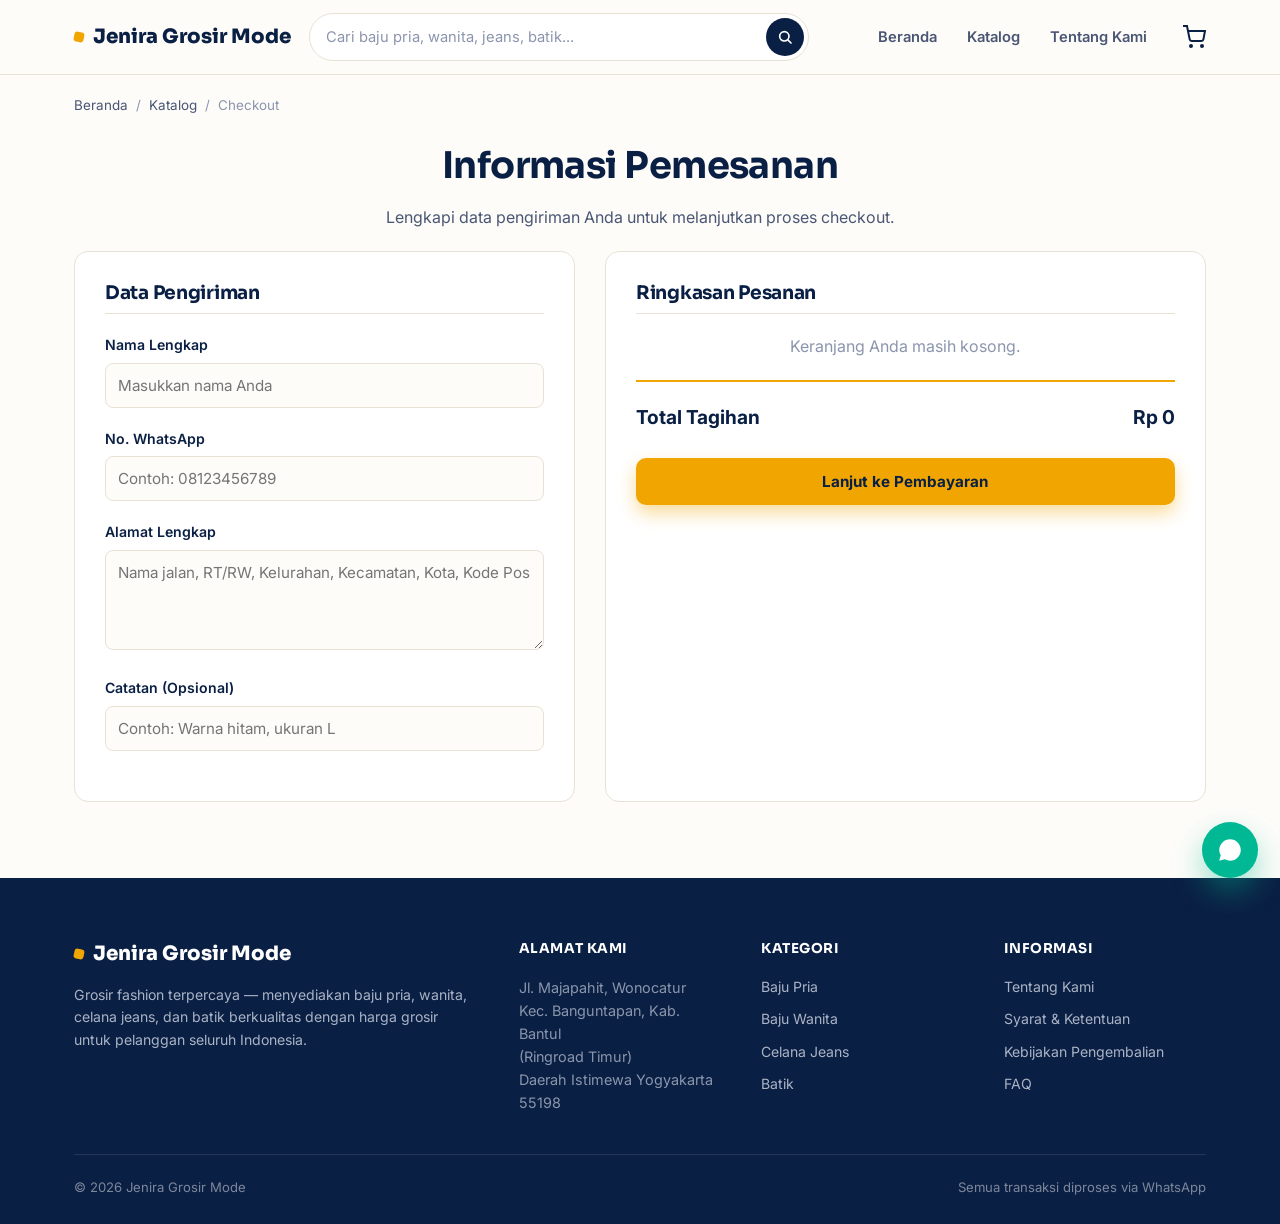
<file: checkout.html>
<!doctype html>
<html lang="id">
  <head>
    <meta charset="UTF-8" />
    <meta name="viewport" content="width=device-width, initial-scale=1.0" />
    <title>Checkout — Jenira Grosir Mode</title>
    <link rel="stylesheet" href="style.css" />
    <link rel="apple-touch-icon" sizes="180x180" href="/apple-touch-icon.png" />
    <link rel="icon" type="image/png" sizes="32x32" href="/favicon-32x32.png" />
    <link rel="icon" type="image/png" sizes="16x16" href="/favicon-16x16.png" />
    <link rel="manifest" href="/site.webmanifest" />
  </head>
  <body>
    <!-- NAVBAR -->
    <nav class="navbar">
      <div class="container">
        <a href="index.html" class="logo"><span class="dot"></span>Jenira Grosir Mode</a>
        <form class="search-bar" id="searchForm" role="search">
          <input type="text" id="searchInput" placeholder="Cari baju pria, wanita, jeans, batik..." />
          <button type="submit" aria-label="Cari">
            <svg viewBox="0 0 24 24" fill="none" stroke="currentColor" stroke-width="2.5" stroke-linecap="round">
              <circle cx="11" cy="11" r="7"></circle>
              <line x1="21" y1="21" x2="16.65" y2="16.65"></line>
            </svg>
          </button>
        </form>
        <ul class="nav-menu">
          <li><a href="index.html">Beranda</a></li>
          <li><a href="katalog.html">Katalog</a></li>
          <li><a href="tentang.html">Tentang Kami</a></li>
        </ul>
        <!-- CART ICON -->
        <a href="checkout.html" class="cart-nav-icon">
          <svg viewBox="0 0 24 24" fill="none" stroke="currentColor" stroke-width="2"><circle cx="9" cy="21" r="1"></circle><circle cx="20" cy="21" r="1"></circle><path d="M1 1h4l2.68 13.39a2 2 0 0 0 2 1.61h9.72a2 2 0 0 0 2-1.61L23 6H6"></path></svg>
          <span class="cart-badge">0</span>
        </a>
        <button class="hamburger" id="hamburger" aria-label="Menu">
          <svg viewBox="0 0 24 24" fill="none" stroke="currentColor" stroke-width="2" stroke-linecap="round">
            <line x1="3" y1="6" x2="21" y2="6"></line>
            <line x1="3" y1="12" x2="21" y2="12"></line>
            <line x1="3" y1="18" x2="21" y2="18"></line>
          </svg>
        </button>
      </div>
      <div class="mobile-menu" id="mobileMenu">
        <a href="index.html">Beranda</a>
        <a href="katalog.html">Katalog Produk</a>
        <a href="tentang.html">Tentang Kami</a>
        <a href="tnc.html">Syarat & Ketentuan</a>
        <a href="refund.html">Kebijakan Pengembalian</a>
        <a href="faq.html">FAQ</a>
        <a href="index.html#contact">Kontak</a>
      </div>
    </nav>

    <!-- BREADCRUMB -->
    <div class="container">
      <div class="breadcrumb">
        <a href="index.html">Beranda</a><span>/</span><a href="katalog.html">Katalog</a><span>/</span>Checkout
      </div>
    </div>

    <!-- CONTENT -->
    <section style="padding-top: 20px">
      <div class="container">
        <div class="section-head center" style="margin-bottom: 20px">
          <h2>Informasi Pemesanan</h2>
          <p>Lengkapi data pengiriman Anda untuk melanjutkan proses checkout.</p>
        </div>

        <div class="checkout-container">
          <!-- Form Pengiriman -->
          <div class="checkout-card">
            <h3 style="margin-bottom: 20px; border-bottom: 1px solid var(--border); padding-bottom: 10px;">Data Pengiriman</h3>
            <form id="checkoutForm">
              <div class="form-group">
                <label for="nama">Nama Lengkap</label>
                <input type="text" id="nama" required placeholder="Masukkan nama Anda" style="width: 100%; padding: 12px; border: 1px solid var(--border); border-radius: 8px;" />
              </div>
              <div class="form-group">
                <label for="wa">No. WhatsApp</label>
                <input type="tel" id="wa" required placeholder="Contoh: 08123456789" style="width: 100%; padding: 12px; border: 1px solid var(--border); border-radius: 8px;" />
              </div>
              <div class="form-group">
                <label for="alamat">Alamat Lengkap</label>
                <textarea id="alamat" required placeholder="Nama jalan, RT/RW, Kelurahan, Kecamatan, Kota, Kode Pos" style="width: 100%; padding: 12px; border: 1px solid var(--border); border-radius: 8px; min-height: 100px; resize: vertical;"></textarea>
              </div>
              <div class="form-group">
                <label for="catatan">Catatan (Opsional)</label>
                <input type="text" id="catatan" placeholder="Contoh: Warna hitam, ukuran L" style="width: 100%; padding: 12px; border: 1px solid var(--border); border-radius: 8px;" />
              </div>
            </form>
          </div>

          <!-- Ringkasan Pesanan -->
          <div class="checkout-card">
            <h3 style="margin-bottom: 20px; border-bottom: 1px solid var(--border); padding-bottom: 10px;">Ringkasan Pesanan</h3>
            
            <div id="cart-items">
              <!-- Item keranjang akan dirender oleh JavaScript -->
            </div>

            <div class="checkout-total">
              <span>Total Tagihan</span>
              <span id="cart-total">Rp 0</span>
            </div>

            <button type="button" class="btn btn-accent btn-block" style="margin-top: 25px;" onclick="lanjutKePembayaran()">
              Lanjut ke Pembayaran
            </button>
          </div>
        </div>
      </div>
    </section>

    <!-- FOOTER -->
    <footer>
      <div class="container">
        <div class="footer-top">
          <div>
            <a href="index.html" class="logo"><span class="dot"></span>Jenira Grosir Mode</a>
            <p>Grosir fashion terpercaya — menyediakan baju pria, wanita, celana jeans, dan batik berkualitas dengan harga grosir untuk pelanggan seluruh Indonesia.</p>
          </div>
          <div class="footer-col">
            <h5>Alamat Kami</h5>
            <address style="font-style: normal; opacity: 0.8; font-size: 0.9rem; line-height: 1.6;">
              Jl. Majapahit, Wonocatur<br />Kec. Banguntapan, Kab. Bantul<br />(Ringroad Timur)<br />Daerah Istimewa Yogyakarta 55198
            </address>
          </div>
          <div class="footer-col">
            <h5>Kategori</h5>
            <a href="katalog.html#baju-pria">Baju Pria</a>
            <a href="katalog.html#baju-wanita">Baju Wanita</a>
            <a href="katalog.html#jeans">Celana Jeans</a>
            <a href="katalog.html#batik">Batik</a>
          </div>
          <div class="footer-col">
            <h5>Informasi</h5>
            <a href="tentang.html">Tentang Kami</a>
            <a href="tnc.html">Syarat & Ketentuan</a>
            <a href="refund.html">Kebijakan Pengembalian</a>
            <a href="faq.html">FAQ</a>
          </div>
        </div>
        <div class="footer-bottom">
          <span>© 2026 Jenira Grosir Mode</span>
          <span>Semua transaksi diproses via WhatsApp</span>
        </div>
      </div>
    </footer>

    <a href="#" class="wa-float" id="waFloat" aria-label="Chat WhatsApp">
      <svg viewBox="0 0 24 24" fill="currentColor"><path d="M12.04 2C6.58 2 2.13 6.45 2.13 11.91c0 1.75.46 3.45 1.32 4.95L2 22l5.29-1.39a9.87 9.87 0 0 0 4.75 1.21h.01c5.46 0 9.9-4.45 9.9-9.91C21.96 6.45 17.5 2 12.04 2z"/></svg>
    </a>

    <script src="script.js"></script>
    <script>
      function lanjutKePembayaran() {
        const nama = document.getElementById("nama").value;
        const wa = document.getElementById("wa").value;
        const alamat = document.getElementById("alamat").value;

        if (!nama || !wa || !alamat) {
          alert("Mohon lengkapi data pengiriman terlebih dahulu.");
          return;
        }

        if (getCart().length === 0) {
          alert("Keranjang Anda masih kosong. Silakan pilih produk terlebih dahulu.");
          return;
        }

        localStorage.setItem("checkout_nama", nama);
        localStorage.setItem("checkout_wa", wa);
        localStorage.setItem("checkout_alamat", alamat);

        window.location.href = "payment.html";
      }
    </script>
  </body>
</html>
</file>
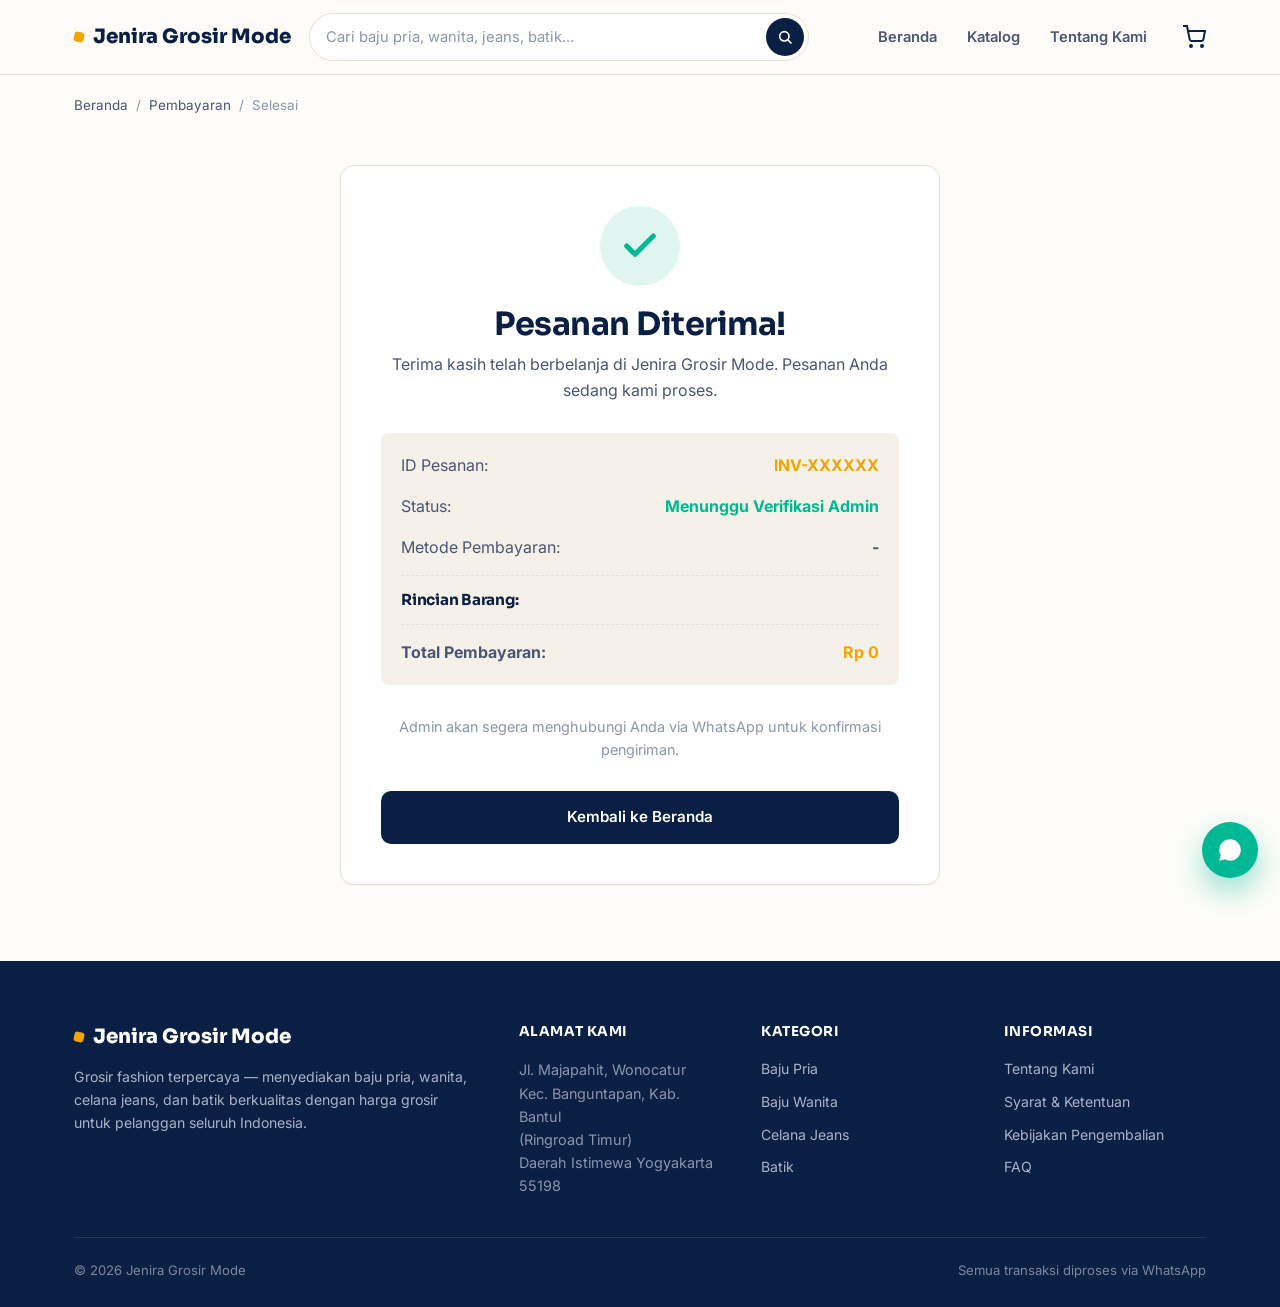
<file: confirm.html>
<!doctype html>
<html lang="id">
  <head>
    <meta charset="UTF-8" />
    <meta name="viewport" content="width=device-width, initial-scale=1.0" />
    <title>Pesanan Diterima — Jenira Grosir Mode</title>
    <link rel="stylesheet" href="style.css" />
    <link rel="apple-touch-icon" sizes="180x180" href="/apple-touch-icon.png" />
    <link rel="icon" type="image/png" sizes="32x32" href="/favicon-32x32.png" />
    <link rel="icon" type="image/png" sizes="16x16" href="/favicon-16x16.png" />
    <link rel="manifest" href="/site.webmanifest" />
  </head>
  <body>
    <!-- NAVBAR -->
    <nav class="navbar">
      <div class="container">
        <a href="index.html" class="logo"><span class="dot"></span>Jenira Grosir Mode</a>
        <form class="search-bar" id="searchForm" role="search">
          <input type="text" id="searchInput" placeholder="Cari baju pria, wanita, jeans, batik..." />
          <button type="submit" aria-label="Cari">
            <svg viewBox="0 0 24 24" fill="none" stroke="currentColor" stroke-width="2.5" stroke-linecap="round">
              <circle cx="11" cy="11" r="7"></circle>
              <line x1="21" y1="21" x2="16.65" y2="16.65"></line>
            </svg>
          </button>
        </form>
        <ul class="nav-menu">
          <li><a href="index.html">Beranda</a></li>
          <li><a href="katalog.html">Katalog</a></li>
          <li><a href="tentang.html">Tentang Kami</a></li>
        </ul>
        <!-- CART ICON -->
        <a href="checkout.html" class="cart-nav-icon">
          <svg viewBox="0 0 24 24" fill="none" stroke="currentColor" stroke-width="2"><circle cx="9" cy="21" r="1"></circle><circle cx="20" cy="21" r="1"></circle><path d="M1 1h4l2.68 13.39a2 2 0 0 0 2 1.61h9.72a2 2 0 0 0 2-1.61L23 6H6"></path></svg>
          <span class="cart-badge">0</span>
        </a>
        <button class="hamburger" id="hamburger" aria-label="Menu">
          <svg viewBox="0 0 24 24" fill="none" stroke="currentColor" stroke-width="2" stroke-linecap="round">
            <line x1="3" y1="6" x2="21" y2="6"></line>
            <line x1="3" y1="12" x2="21" y2="12"></line>
            <line x1="3" y1="18" x2="21" y2="18"></line>
          </svg>
        </button>
      </div>
      <div class="mobile-menu" id="mobileMenu">
        <a href="index.html">Beranda</a>
        <a href="katalog.html">Katalog Produk</a>
        <a href="tentang.html">Tentang Kami</a>
        <a href="tnc.html">Syarat & Ketentuan</a>
        <a href="refund.html">Kebijakan Pengembalian</a>
        <a href="faq.html">FAQ</a>
        <a href="index.html#contact">Kontak</a>
      </div>
    </nav>

    <!-- BREADCRUMB -->
    <div class="container">
      <div class="breadcrumb">
        <a href="index.html">Beranda</a><span>/</span><a href="payment.html">Pembayaran</a><span>/</span>Selesai
      </div>
    </div>

    <!-- CONTENT -->
    <section style="padding-top: 40px">
      <div class="container">
        <div class="invoice-box">
          <div class="success-icon">
            <svg viewBox="0 0 24 24" fill="none" stroke="currentColor" stroke-width="3" stroke-linecap="round" stroke-linejoin="round">
              <polyline points="20 6 9 17 4 12"></polyline>
            </svg>
          </div>

          <h2>Pesanan Diterima!</h2>
          <p style="color: var(--ink-soft); margin-bottom: 30px">
            Terima kasih telah berbelanja di Jenira Grosir Mode. Pesanan Anda sedang kami proses.
          </p>

          <div class="invoice-details" style="text-align: left;">
            <p style="justify-content: space-between; margin-bottom: 15px;">
              <span>ID Pesanan:</span>
              <strong id="finalInvoiceId" style="color: var(--accent);">INV-XXXXXX</strong>
            </p>
            <p style="justify-content: space-between; margin-bottom: 15px;">
              <span>Status:</span>
              <strong style="color: var(--mint);">Menunggu Verifikasi Admin</strong>
            </p>
            <p style="justify-content: space-between; margin-bottom: 15px;">
              <span>Metode Pembayaran:</span>
              <strong id="receipt-payment">-</strong>
            </p>
            
            <div style="border-top: 1px dashed var(--border); margin: 15px 0;"></div>
            <h4 style="margin-bottom: 10px; font-size: 0.95rem;">Rincian Barang:</h4>
            <div id="receipt-items">
              <!-- Item akan dirender oleh JavaScript -->
            </div>
            <div style="border-top: 1px dashed var(--border); margin: 15px 0;"></div>
            <p style="justify-content: space-between; margin-bottom: 0; font-weight: 700;">
              <span>Total Pembayaran:</span>
              <strong id="receipt-total" style="color: var(--accent);">Rp 0</strong>
            </p>
          </div>

          <p style="font-size: 0.9rem; color: var(--ink-faint); margin-bottom: 30px;">
            Admin akan segera menghubungi Anda via WhatsApp untuk konfirmasi pengiriman.
          </p>

          <a href="index.html" class="btn btn-primary btn-block" style="text-decoration: none;" onclick="localStorage.removeItem('cart');">
            Kembali ke Beranda
          </a>
        </div>
      </div>
    </section>

    <!-- FOOTER -->
    <footer>
      <div class="container">
        <div class="footer-top">
          <div>
            <a href="index.html" class="logo"><span class="dot"></span>Jenira Grosir Mode</a>
            <p>Grosir fashion terpercaya — menyediakan baju pria, wanita, celana jeans, dan batik berkualitas dengan harga grosir untuk pelanggan seluruh Indonesia.</p>
          </div>
          <div class="footer-col">
            <h5>Alamat Kami</h5>
            <address style="font-style: normal; opacity: 0.8; font-size: 0.9rem; line-height: 1.6;">
              Jl. Majapahit, Wonocatur<br />Kec. Banguntapan, Kab. Bantul<br />(Ringroad Timur)<br />Daerah Istimewa Yogyakarta 55198
            </address>
          </div>
          <div class="footer-col">
            <h5>Kategori</h5>
            <a href="katalog.html#baju-pria">Baju Pria</a>
            <a href="katalog.html#baju-wanita">Baju Wanita</a>
            <a href="katalog.html#jeans">Celana Jeans</a>
            <a href="katalog.html#batik">Batik</a>
          </div>
          <div class="footer-col">
            <h5>Informasi</h5>
            <a href="tentang.html">Tentang Kami</a>
            <a href="tnc.html">Syarat & Ketentuan</a>
            <a href="refund.html">Kebijakan Pengembalian</a>
            <a href="faq.html">FAQ</a>
          </div>
        </div>
        <div class="footer-bottom">
          <span>© 2026 Jenira Grosir Mode</span>
          <span>Semua transaksi diproses via WhatsApp</span>
        </div>
      </div>
    </footer>

    <a href="#" class="wa-float" id="waFloat" aria-label="Chat WhatsApp">
      <svg viewBox="0 0 24 24" fill="currentColor"><path d="M12.04 2C6.58 2 2.13 6.45 2.13 11.91c0 1.75.46 3.45 1.32 4.95L2 22l5.29-1.39a9.87 9.87 0 0 0 4.75 1.21h.01c5.46 0 9.9-4.45 9.9-9.91C21.96 6.45 17.5 2 12.04 2z"/></svg>
    </a>

    <script src="script.js"></script>
  </body>
</html>
</file>
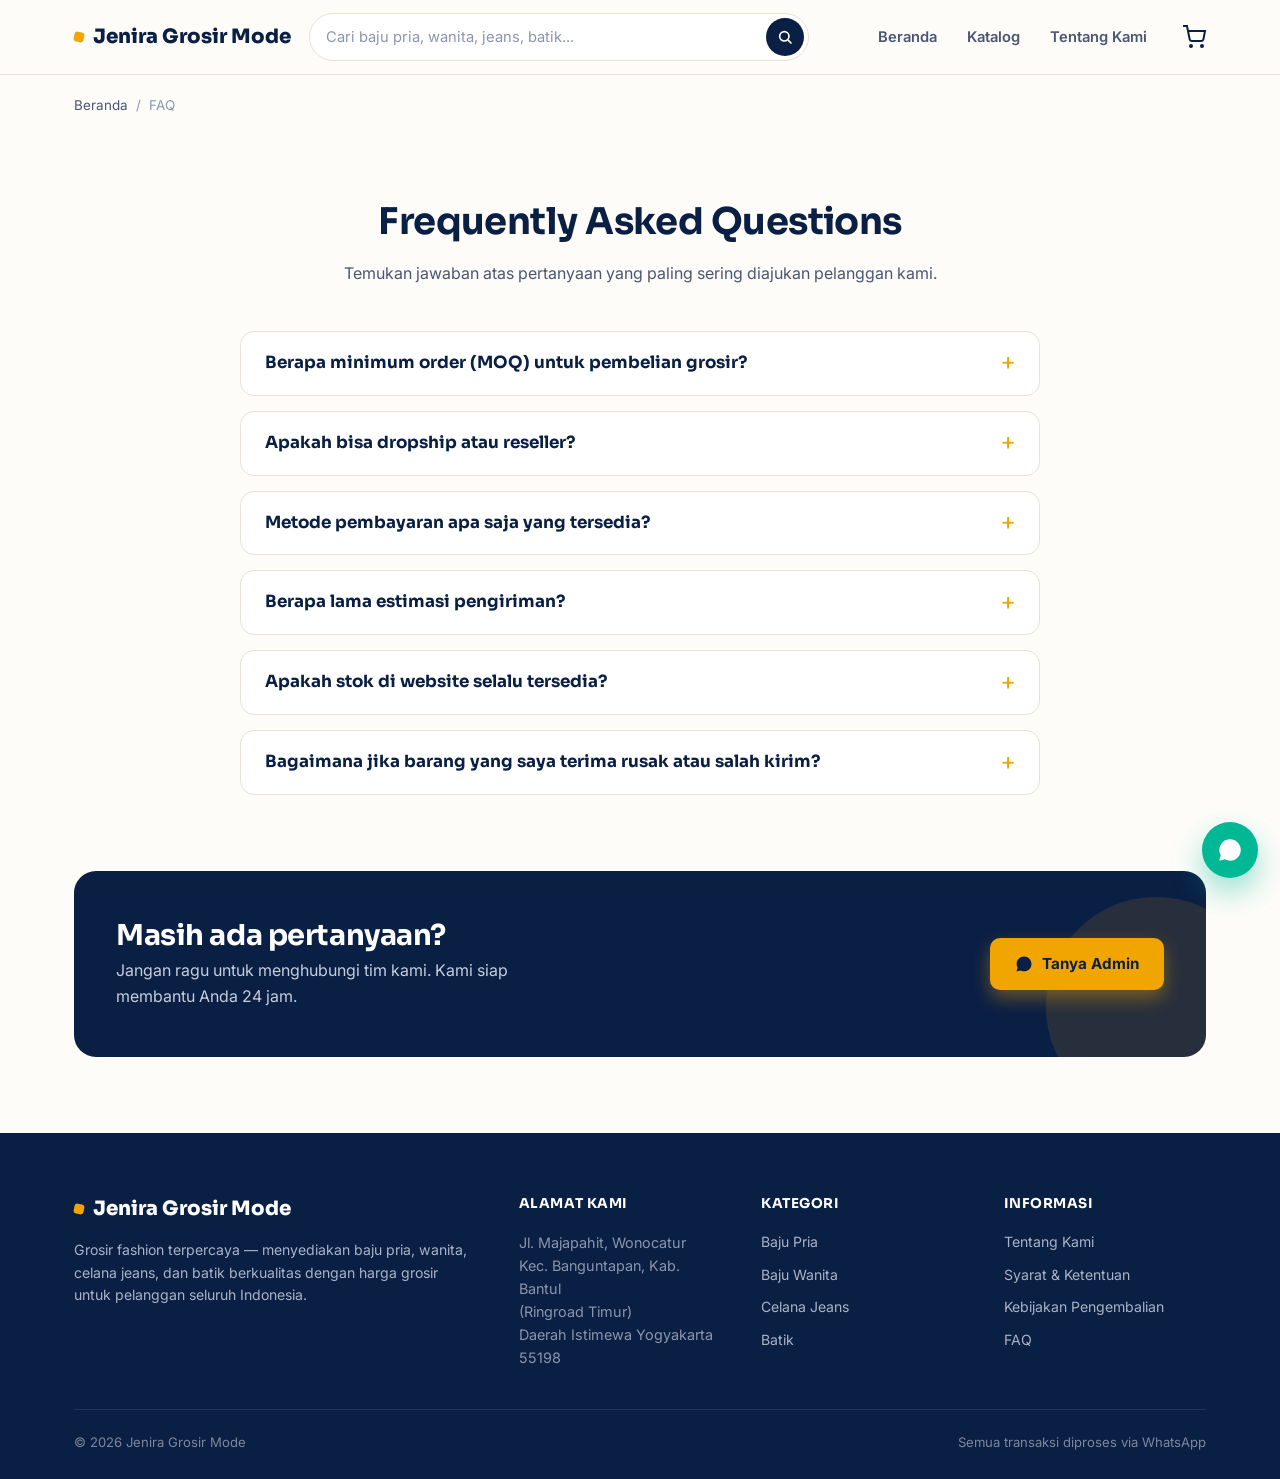
<file: faq.html>
<!doctype html>
<html lang="id">
  <head>
    <meta charset="UTF-8" />
    <meta name="viewport" content="width=device-width, initial-scale=1.0" />
    <title>FAQ — Jenira Grosir Mode</title>
    <meta name="description" content="Pertanyaan yang sering diajukan tentang pemesanan grosir di Jenira Grosir Mode." />
    <link rel="stylesheet" href="style.css" />
    <link rel="apple-touch-icon" sizes="180x180" href="/apple-touch-icon.png" />
    <link rel="icon" type="image/png" sizes="32x32" href="/favicon-32x32.png" />
    <link rel="icon" type="image/png" sizes="16x16" href="/favicon-16x16.png" />
    <link rel="manifest" href="/site.webmanifest" />
  </head>
  <body>
    <!-- NAVBAR -->
    <nav class="navbar">
      <div class="container">
        <a href="index.html" class="logo"><span class="dot"></span>Jenira Grosir Mode</a>
        <form class="search-bar" id="searchForm" role="search">
          <input type="text" id="searchInput" placeholder="Cari baju pria, wanita, jeans, batik..." />
          <button type="submit" aria-label="Cari">
            <svg viewBox="0 0 24 24" fill="none" stroke="currentColor" stroke-width="2.5" stroke-linecap="round">
              <circle cx="11" cy="11" r="7"></circle>
              <line x1="21" y1="21" x2="16.65" y2="16.65"></line>
            </svg>
          </button>
        </form>
        <ul class="nav-menu">
          <li><a href="index.html">Beranda</a></li>
          <li><a href="katalog.html">Katalog</a></li>
          <li><a href="tentang.html">Tentang Kami</a></li>
        </ul>
        <!-- CART ICON -->
        <a href="checkout.html" class="cart-nav-icon">
          <svg viewBox="0 0 24 24" fill="none" stroke="currentColor" stroke-width="2"><circle cx="9" cy="21" r="1"></circle><circle cx="20" cy="21" r="1"></circle><path d="M1 1h4l2.68 13.39a2 2 0 0 0 2 1.61h9.72a2 2 0 0 0 2-1.61L23 6H6"></path></svg>
          <span class="cart-badge">0</span>
        </a>
        <button class="hamburger" id="hamburger" aria-label="Menu">
          <svg viewBox="0 0 24 24" fill="none" stroke="currentColor" stroke-width="2" stroke-linecap="round">
            <line x1="3" y1="6" x2="21" y2="6"></line>
            <line x1="3" y1="12" x2="21" y2="12"></line>
            <line x1="3" y1="18" x2="21" y2="18"></line>
          </svg>
        </button>
      </div>
      <div class="mobile-menu" id="mobileMenu">
        <a href="index.html">Beranda</a>
        <a href="katalog.html">Katalog Produk</a>
        <a href="tentang.html">Tentang Kami</a>
        <a href="tnc.html">Syarat & Ketentuan</a>
        <a href="refund.html">Kebijakan Pengembalian</a>
        <a href="faq.html">FAQ</a>
        <a href="index.html#contact">Kontak</a>
      </div>
    </nav>

    <!-- BREADCRUMB -->
    <div class="container">
      <div class="breadcrumb">
        <a href="index.html">Beranda</a><span>/</span>FAQ
      </div>
    </div>

    <!-- CONTENT -->
    <section>
      <div class="container">
        <div class="section-head center">
          <h2>Frequently Asked Questions</h2>
          <p>Temukan jawaban atas pertanyaan yang paling sering diajukan pelanggan kami.</p>
        </div>

        <div class="faq-list">
          <details class="faq-item">
            <summary>Berapa minimum order (MOQ) untuk pembelian grosir?</summary>
            <div class="faq-content">
              <p>Minimum order di Jenira Grosir Mode adalah <strong>1 paket</strong> per model. Setiap paket biasanya berisi 5-12 pcs dengan campuran ukuran (S, M, L, XL) dan warna. Silakan cek detail setiap produk di katalog kami atau tanyakan langsung ke admin.</p>
            </div>
          </details>

          <details class="faq-item">
            <summary>Apakah bisa dropship atau reseller?</summary>
            <div class="faq-content">
              <p>Tentu! Kami sangat terbuka untuk dropshipper dan reseller. Anda bisa menjual kembali produk kami dengan harga yang Anda tentukan sendiri. Kami menyediakan harga khusus reseller dan dukungan konten promosi (foto & video produk).</p>
            </div>
          </details>

          <details class="faq-item">
            <summary>Metode pembayaran apa saja yang tersedia?</summary>
            <div class="faq-content">
              <p>Kami menerima pembayaran melalui:</p>
              <ul>
                <li>Transfer Bank (BCA, Mandiri, BNI, BRI)</li>
                <li>E-Wallet (Dana, OVO, GoPay, ShopeePay)</li>
                <li>QRIS (untuk nominal tertentu)</li>
              </ul>
              <p>Pesanan akan diproses setelah pembayaran dikonfirmasi oleh admin.</p>
            </div>
          </details>

          <details class="faq-item">
            <summary>Berapa lama estimasi pengiriman?</summary>
            <div class="faq-content">
              <p>Estimasi pengiriman tergantung pada ekspedisi yang dipilih dan tujuan Anda:</p>
              <ul>
                <li>Jawa: 1-3 hari kerja</li>
                <li>Luar Jawa: 3-7 hari kerja</li>
                <li>Area terpencil: 7-14 hari kerja</li>
              </ul>
              <p>Kami akan memberikan nomor resi setelah barang dikirim.</p>
            </div>
          </details>

          <details class="faq-item">
            <summary>Apakah stok di website selalu tersedia?</summary>
            <div class="faq-content">
              <p>Stok dapat berubah sangat cepat karena penjualan grosir. Kami menyarankan Anda untuk selalu menanyakan ketersediaan stok ke admin via WhatsApp sebelum melakukan transfer pembayaran.</p>
            </div>
          </details>

          <details class="faq-item">
            <summary>Bagaimana jika barang yang saya terima rusak atau salah kirim?</summary>
            <div class="faq-content">
              <p>Mohon maaf atas ketidaknyamanannya. Silakan ajukan klaim maksimal 2x24 jam setelah barang diterima dengan menyertakan video unboxing. Silakan baca halaman <a href="refund.html" style="color: var(--accent); font-weight: 600;">Kebijakan Pengembalian</a> kami untuk detail lengkapnya.</p>
            </div>
          </details>
        </div>
      </div>
    </section>

    <!-- CTA -->
    <section style="padding-top: 0">
      <div class="container">
        <div class="cta-bottom">
          <div>
            <h2>Masih ada pertanyaan?</h2>
            <p>Jangan ragu untuk menghubungi tim kami. Kami siap membantu Anda 24 jam.</p>
          </div>
          <a href="#" class="btn btn-accent" id="ctaWa">
            <svg viewBox="0 0 24 24" fill="currentColor"><path d="M12.04 2C6.58 2 2.13 6.45 2.13 11.91c0 1.75.46 3.45 1.32 4.95L2 22l5.29-1.39a9.87 9.87 0 0 0 4.75 1.21h.01c5.46 0 9.9-4.45 9.9-9.91C21.96 6.45 17.5 2 12.04 2z"/></svg>
            Tanya Admin
          </a>
        </div>
      </div>
    </section>

    <!-- FOOTER -->
    <footer>
      <div class="container">
        <div class="footer-top">
          <div>
            <a href="index.html" class="logo"><span class="dot"></span>Jenira Grosir Mode</a>
            <p>Grosir fashion terpercaya — menyediakan baju pria, wanita, celana jeans, dan batik berkualitas dengan harga grosir untuk pelanggan seluruh Indonesia.</p>
          </div>
          <div class="footer-col">
            <h5>Alamat Kami</h5>
            <address style="font-style: normal; opacity: 0.8; font-size: 0.9rem; line-height: 1.6;">
              Jl. Majapahit, Wonocatur<br />Kec. Banguntapan, Kab. Bantul<br />(Ringroad Timur)<br />Daerah Istimewa Yogyakarta 55198
            </address>
          </div>
          <div class="footer-col">
            <h5>Kategori</h5>
            <a href="katalog.html#baju-pria">Baju Pria</a>
            <a href="katalog.html#baju-wanita">Baju Wanita</a>
            <a href="katalog.html#jeans">Celana Jeans</a>
            <a href="katalog.html#batik">Batik</a>
          </div>
          <div class="footer-col">
            <h5>Informasi</h5>
            <a href="tentang.html">Tentang Kami</a>
            <a href="tnc.html">Syarat & Ketentuan</a>
            <a href="refund.html">Kebijakan Pengembalian</a>
            <a href="faq.html">FAQ</a>
          </div>
        </div>
        <div class="footer-bottom">
          <span>© 2026 Jenira Grosir Mode</span>
          <span>Semua transaksi diproses via WhatsApp</span>
        </div>
      </div>
    </footer>

    <a href="#" class="wa-float" id="waFloat" aria-label="Chat WhatsApp">
      <svg viewBox="0 0 24 24" fill="currentColor"><path d="M12.04 2C6.58 2 2.13 6.45 2.13 11.91c0 1.75.46 3.45 1.32 4.95L2 22l5.29-1.39a9.87 9.87 0 0 0 4.75 1.21h.01c5.46 0 9.9-4.45 9.9-9.91C21.96 6.45 17.5 2 12.04 2z"/></svg>
    </a>
    <script src="script.js"></script>
  </body>
</html>
</file>
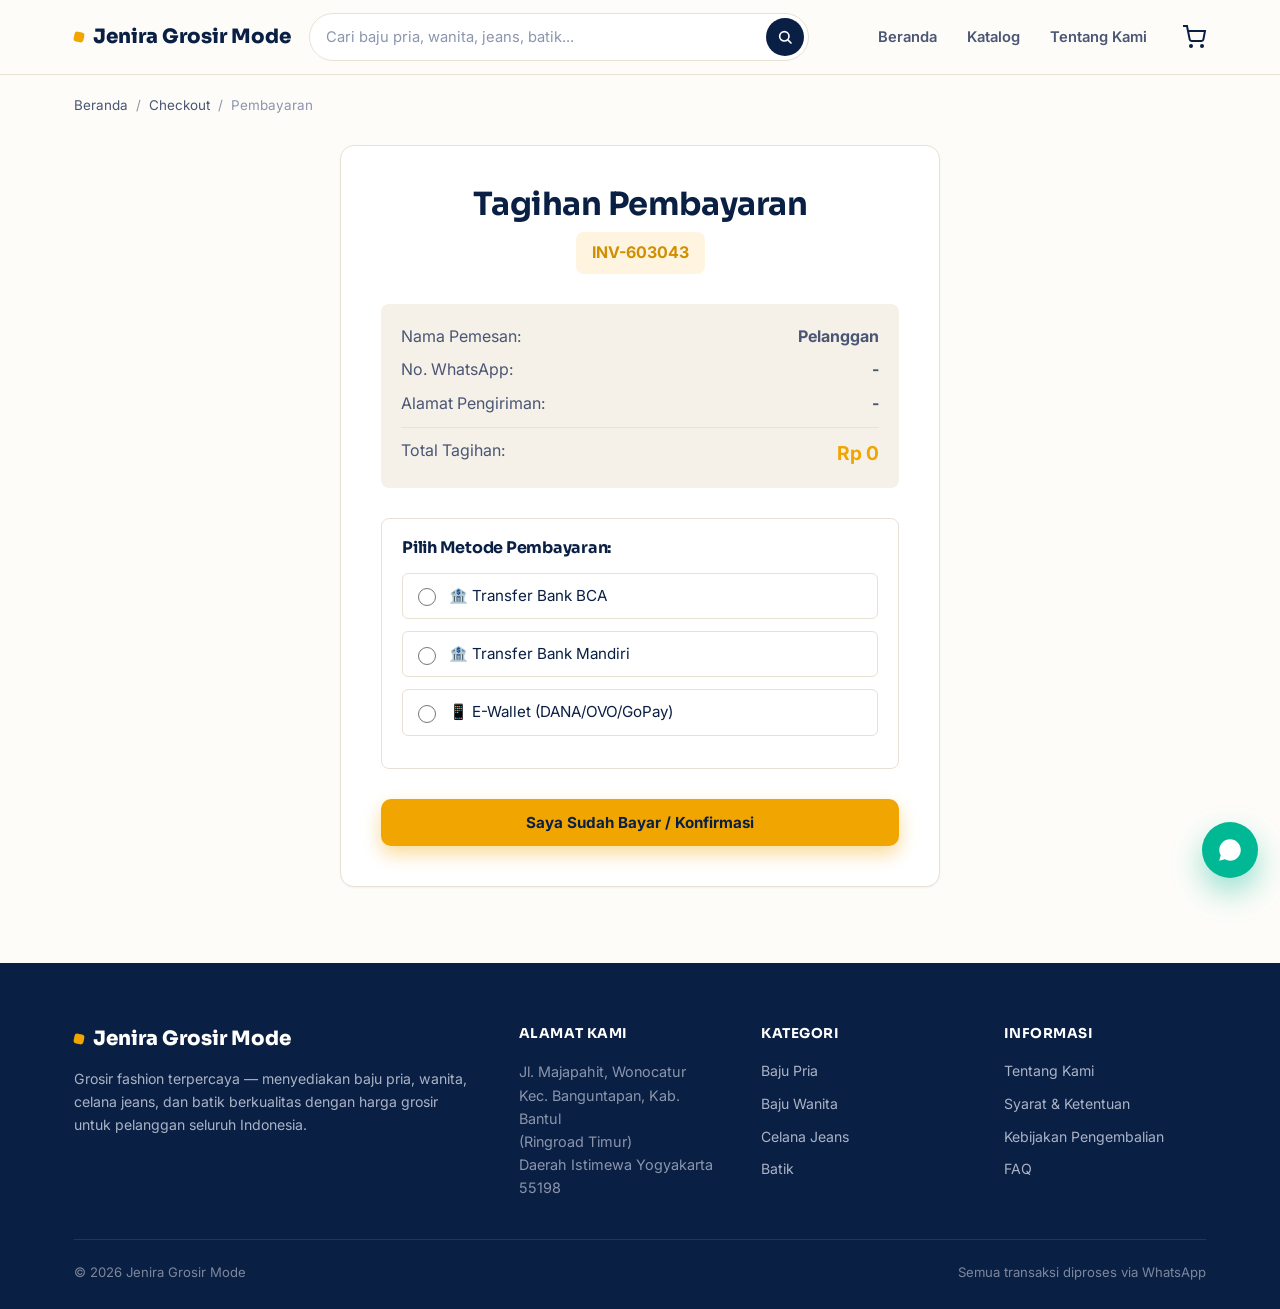
<file: payment.html>
<!doctype html>
<html lang="id">
  <head>
    <meta charset="UTF-8" />
    <meta name="viewport" content="width=device-width, initial-scale=1.0" />
    <title>Pembayaran — Jenira Grosir Mode</title>
    <link rel="stylesheet" href="style.css" />
    <link rel="apple-touch-icon" sizes="180x180" href="/apple-touch-icon.png" />
    <link rel="icon" type="image/png" sizes="32x32" href="/favicon-32x32.png" />
    <link rel="icon" type="image/png" sizes="16x16" href="/favicon-16x16.png" />
    <link rel="manifest" href="/site.webmanifest" />
  </head>
  <body>
    <!-- NAVBAR -->
    <nav class="navbar">
      <div class="container">
        <a href="index.html" class="logo"><span class="dot"></span>Jenira Grosir Mode</a>
        <form class="search-bar" id="searchForm" role="search">
          <input type="text" id="searchInput" placeholder="Cari baju pria, wanita, jeans, batik..." />
          <button type="submit" aria-label="Cari">
            <svg viewBox="0 0 24 24" fill="none" stroke="currentColor" stroke-width="2.5" stroke-linecap="round">
              <circle cx="11" cy="11" r="7"></circle>
              <line x1="21" y1="21" x2="16.65" y2="16.65"></line>
            </svg>
          </button>
        </form>
        <ul class="nav-menu">
          <li><a href="index.html">Beranda</a></li>
          <li><a href="katalog.html">Katalog</a></li>
          <li><a href="tentang.html">Tentang Kami</a></li>
        </ul>
        <!-- CART ICON -->
        <a href="checkout.html" class="cart-nav-icon">
          <svg viewBox="0 0 24 24" fill="none" stroke="currentColor" stroke-width="2"><circle cx="9" cy="21" r="1"></circle><circle cx="20" cy="21" r="1"></circle><path d="M1 1h4l2.68 13.39a2 2 0 0 0 2 1.61h9.72a2 2 0 0 0 2-1.61L23 6H6"></path></svg>
          <span class="cart-badge">0</span>
        </a>
        <button class="hamburger" id="hamburger" aria-label="Menu">
          <svg viewBox="0 0 24 24" fill="none" stroke="currentColor" stroke-width="2" stroke-linecap="round">
            <line x1="3" y1="6" x2="21" y2="6"></line>
            <line x1="3" y1="12" x2="21" y2="12"></line>
            <line x1="3" y1="18" x2="21" y2="18"></line>
          </svg>
        </button>
      </div>
      <div class="mobile-menu" id="mobileMenu">
        <a href="index.html">Beranda</a>
        <a href="katalog.html">Katalog Produk</a>
        <a href="tentang.html">Tentang Kami</a>
        <a href="tnc.html">Syarat & Ketentuan</a>
        <a href="refund.html">Kebijakan Pengembalian</a>
        <a href="faq.html">FAQ</a>
        <a href="index.html#contact">Kontak</a>
      </div>
    </nav>

    <!-- BREADCRUMB -->
    <div class="container">
      <div class="breadcrumb">
        <a href="index.html">Beranda</a><span>/</span><a href="checkout.html">Checkout</a><span>/</span>Pembayaran
      </div>
    </div>

    <!-- CONTENT -->
    <section style="padding-top: 20px">
      <div class="container">
        <div class="invoice-box">
          <h2>Tagihan Pembayaran</h2>
          <div class="invoice-id" id="invoiceId">INV-XXXXXX</div>

          <div class="invoice-details">
            <p><span>Nama Pemesan:</span> <strong id="detailNama">-</strong></p>
            <p><span>No. WhatsApp:</span> <strong id="detailWa">-</strong></p>
            <p><span>Alamat Pengiriman:</span> <strong id="detailAlamat" style="text-align: right; max-width: 200px;">-</strong></p>
            <p style="border-top: 1px solid var(--border); padding-top: 10px; margin-top: 10px;">
              <span>Total Tagihan:</span>
              <strong id="payment-total-display" style="color: var(--accent); font-size: 1.2rem;">Rp 0</strong>
            </p>
          </div>

          <div class="payment-options">
            <h4>Pilih Metode Pembayaran:</h4>
            <label>
              <input type="radio" name="payment_method" value="Transfer Bank BCA - 1234567890 (a.n. Jenira Mode)" required>
              🏦 Transfer Bank BCA
            </label>
            <label>
              <input type="radio" name="payment_method" value="Transfer Bank Mandiri - 0987654321 (a.n. Jenira Mode)">
              🏦 Transfer Bank Mandiri
            </label>
            <label>
              <input type="radio" name="payment_method" value="E-Wallet (DANA/OVO/GoPay) - 08123456789">
              📱 E-Wallet (DANA/OVO/GoPay)
            </label>
          </div>

          <button type="button" class="btn btn-accent btn-block" onclick="konfirmasiPembayaran()">
            Saya Sudah Bayar / Konfirmasi
          </button>
        </div>
      </div>
    </section>

    <!-- FOOTER -->
    <footer>
      <div class="container">
        <div class="footer-top">
          <div>
            <a href="index.html" class="logo"><span class="dot"></span>Jenira Grosir Mode</a>
            <p>Grosir fashion terpercaya — menyediakan baju pria, wanita, celana jeans, dan batik berkualitas dengan harga grosir untuk pelanggan seluruh Indonesia.</p>
          </div>
          <div class="footer-col">
            <h5>Alamat Kami</h5>
            <address style="font-style: normal; opacity: 0.8; font-size: 0.9rem; line-height: 1.6;">
              Jl. Majapahit, Wonocatur<br />Kec. Banguntapan, Kab. Bantul<br />(Ringroad Timur)<br />Daerah Istimewa Yogyakarta 55198
            </address>
          </div>
          <div class="footer-col">
            <h5>Kategori</h5>
            <a href="katalog.html#baju-pria">Baju Pria</a>
            <a href="katalog.html#baju-wanita">Baju Wanita</a>
            <a href="katalog.html#jeans">Celana Jeans</a>
            <a href="katalog.html#batik">Batik</a>
          </div>
          <div class="footer-col">
            <h5>Informasi</h5>
            <a href="tentang.html">Tentang Kami</a>
            <a href="tnc.html">Syarat & Ketentuan</a>
            <a href="refund.html">Kebijakan Pengembalian</a>
            <a href="faq.html">FAQ</a>
          </div>
        </div>
        <div class="footer-bottom">
          <span>© 2026 Jenira Grosir Mode</span>
          <span>Semua transaksi diproses via WhatsApp</span>
        </div>
      </div>
    </footer>

    <a href="#" class="wa-float" id="waFloat" aria-label="Chat WhatsApp">
      <svg viewBox="0 0 24 24" fill="currentColor"><path d="M12.04 2C6.58 2 2.13 6.45 2.13 11.91c0 1.75.46 3.45 1.32 4.95L2 22l5.29-1.39a9.87 9.87 0 0 0 4.75 1.21h.01c5.46 0 9.9-4.45 9.9-9.91C21.96 6.45 17.5 2 12.04 2z"/></svg>
    </a>

    <script src="script.js"></script>
    <script>
      document.addEventListener("DOMContentLoaded", () => {
        const nama = localStorage.getItem("checkout_nama") || "Pelanggan";
        const wa = localStorage.getItem("checkout_wa") || "-";
        const alamat = localStorage.getItem("checkout_alamat") || "-";

        document.getElementById("detailNama").textContent = nama;
        document.getElementById("detailWa").textContent = wa;
        document.getElementById("detailAlamat").textContent = alamat;

        const randomId = "INV-" + Math.floor(100000 + Math.random() * 900000);
        document.getElementById("invoiceId").textContent = randomId;
        localStorage.setItem("invoice_id", randomId);
      });

      function konfirmasiPembayaran() {
        const selectedPayment = document.querySelector('input[name="payment_method"]:checked');
        if (!selectedPayment) {
          alert("Silakan pilih metode pembayaran terlebih dahulu.");
          return;
        }

        localStorage.setItem("payment_method", selectedPayment.value);
        alert("Terima kasih! Pembayaran Anda sedang diverifikasi oleh admin.");
        window.location.href = "confirm.html";
      }
    </script>
  </body>
</html>
</file>
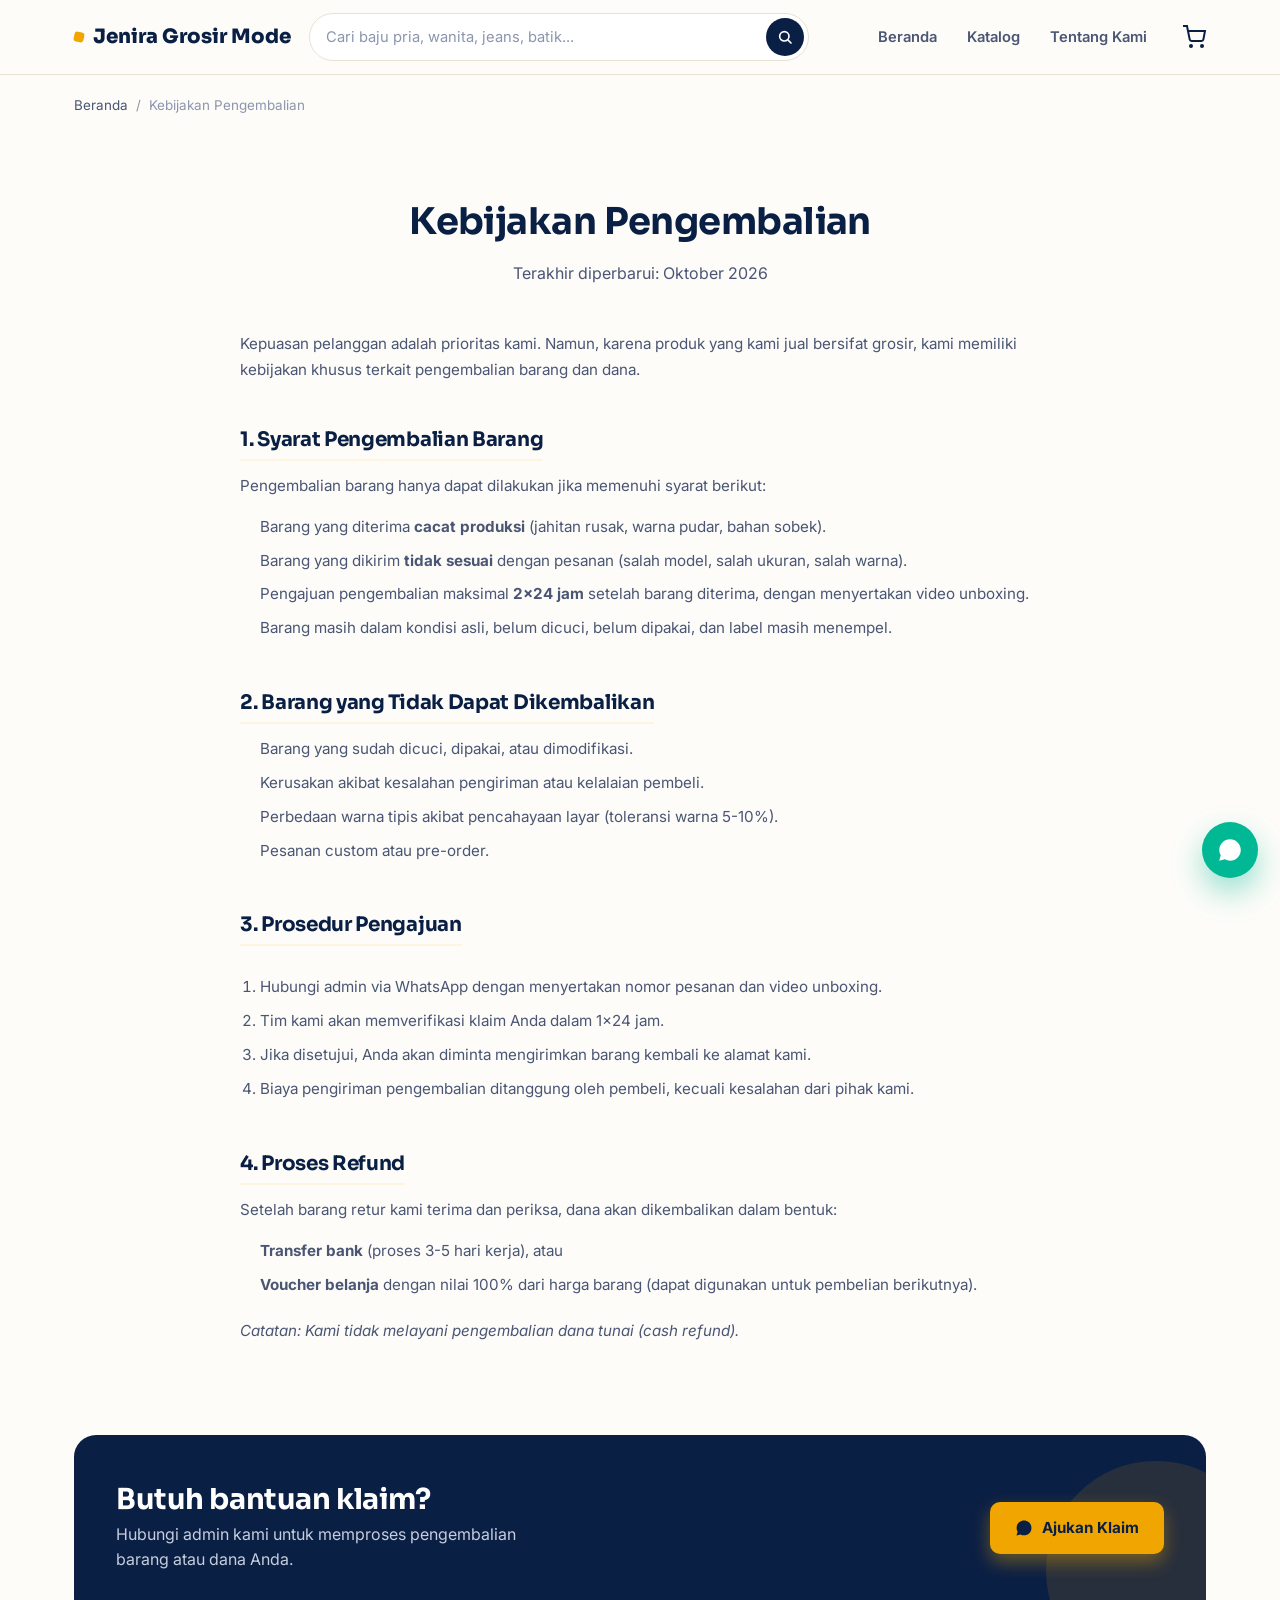
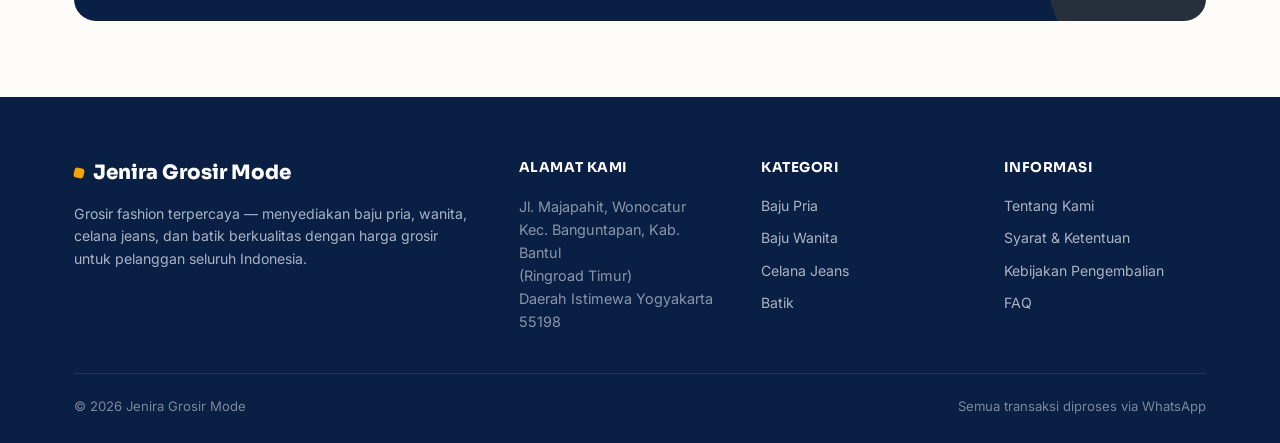
<file: refund.html>
<!doctype html>
<html lang="id">
  <head>
    <meta charset="UTF-8" />
    <meta name="viewport" content="width=device-width, initial-scale=1.0" />
    <title>Kebijakan Pengembalian — Jenira Grosir Mode</title>
    <meta name="description" content="Kebijakan pengembalian dana dan barang di Jenira Grosir Mode." />
    <link rel="stylesheet" href="style.css" />
    <link rel="apple-touch-icon" sizes="180x180" href="/apple-touch-icon.png" />
    <link rel="icon" type="image/png" sizes="32x32" href="/favicon-32x32.png" />
    <link rel="icon" type="image/png" sizes="16x16" href="/favicon-16x16.png" />
    <link rel="manifest" href="/site.webmanifest" />
  </head>
  <body>
    <!-- NAVBAR -->
    <nav class="navbar">
      <div class="container">
        <a href="index.html" class="logo"><span class="dot"></span>Jenira Grosir Mode</a>
        <form class="search-bar" id="searchForm" role="search">
          <input type="text" id="searchInput" placeholder="Cari baju pria, wanita, jeans, batik..." />
          <button type="submit" aria-label="Cari">
            <svg viewBox="0 0 24 24" fill="none" stroke="currentColor" stroke-width="2.5" stroke-linecap="round">
              <circle cx="11" cy="11" r="7"></circle>
              <line x1="21" y1="21" x2="16.65" y2="16.65"></line>
            </svg>
          </button>
        </form>
        <ul class="nav-menu">
          <li><a href="index.html">Beranda</a></li>
          <li><a href="katalog.html">Katalog</a></li>
          <li><a href="tentang.html">Tentang Kami</a></li>
        </ul>
        <!-- CART ICON -->
        <a href="checkout.html" class="cart-nav-icon">
          <svg viewBox="0 0 24 24" fill="none" stroke="currentColor" stroke-width="2"><circle cx="9" cy="21" r="1"></circle><circle cx="20" cy="21" r="1"></circle><path d="M1 1h4l2.68 13.39a2 2 0 0 0 2 1.61h9.72a2 2 0 0 0 2-1.61L23 6H6"></path></svg>
          <span class="cart-badge">0</span>
        </a>
        <button class="hamburger" id="hamburger" aria-label="Menu">
          <svg viewBox="0 0 24 24" fill="none" stroke="currentColor" stroke-width="2" stroke-linecap="round">
            <line x1="3" y1="6" x2="21" y2="6"></line>
            <line x1="3" y1="12" x2="21" y2="12"></line>
            <line x1="3" y1="18" x2="21" y2="18"></line>
          </svg>
        </button>
      </div>
      <div class="mobile-menu" id="mobileMenu">
        <a href="index.html">Beranda</a>
        <a href="katalog.html">Katalog Produk</a>
        <a href="tentang.html">Tentang Kami</a>
        <a href="tnc.html">Syarat & Ketentuan</a>
        <a href="refund.html">Kebijakan Pengembalian</a>
        <a href="faq.html">FAQ</a>
        <a href="index.html#contact">Kontak</a>
      </div>
    </nav>

    <!-- BREADCRUMB -->
    <div class="container">
      <div class="breadcrumb">
        <a href="index.html">Beranda</a><span>/</span>Kebijakan Pengembalian
      </div>
    </div>

    <!-- CONTENT -->
    <section>
      <div class="container">
        <div class="section-head center">
          <h2>Kebijakan Pengembalian</h2>
          <p>Terakhir diperbarui: Oktober 2026</p>
        </div>

        <div class="legal-content">
          <p>Kepuasan pelanggan adalah prioritas kami. Namun, karena produk yang kami jual bersifat grosir, kami memiliki kebijakan khusus terkait pengembalian barang dan dana.</p>

          <h3>1. Syarat Pengembalian Barang</h3>
          <p>Pengembalian barang hanya dapat dilakukan jika memenuhi syarat berikut:</p>
          <ul>
            <li>Barang yang diterima <strong>cacat produksi</strong> (jahitan rusak, warna pudar, bahan sobek).</li>
            <li>Barang yang dikirim <strong>tidak sesuai</strong> dengan pesanan (salah model, salah ukuran, salah warna).</li>
            <li>Pengajuan pengembalian maksimal <strong>2x24 jam</strong> setelah barang diterima, dengan menyertakan video unboxing.</li>
            <li>Barang masih dalam kondisi asli, belum dicuci, belum dipakai, dan label masih menempel.</li>
          </ul>

          <h3>2. Barang yang Tidak Dapat Dikembalikan</h3>
          <ul>
            <li>Barang yang sudah dicuci, dipakai, atau dimodifikasi.</li>
            <li>Kerusakan akibat kesalahan pengiriman atau kelalaian pembeli.</li>
            <li>Perbedaan warna tipis akibat pencahayaan layar (toleransi warna 5-10%).</li>
            <li>Pesanan custom atau pre-order.</li>
          </ul>

          <h3>3. Prosedur Pengajuan</h3>
          <ol style="padding-left: 20px; margin-bottom: 20px;">
            <li>Hubungi admin via WhatsApp dengan menyertakan nomor pesanan dan video unboxing.</li>
            <li>Tim kami akan memverifikasi klaim Anda dalam 1x24 jam.</li>
            <li>Jika disetujui, Anda akan diminta mengirimkan barang kembali ke alamat kami.</li>
            <li>Biaya pengiriman pengembalian ditanggung oleh pembeli, kecuali kesalahan dari pihak kami.</li>
          </ol>

          <h3>4. Proses Refund</h3>
          <p>Setelah barang retur kami terima dan periksa, dana akan dikembalikan dalam bentuk:</p>
          <ul>
            <li><strong>Transfer bank</strong> (proses 3-5 hari kerja), atau</li>
            <li><strong>Voucher belanja</strong> dengan nilai 100% dari harga barang (dapat digunakan untuk pembelian berikutnya).</li>
          </ul>
          <p><em>Catatan: Kami tidak melayani pengembalian dana tunai (cash refund).</em></p>
        </div>
      </div>
    </section>

    <!-- CTA -->
    <section style="padding-top: 0">
      <div class="container">
        <div class="cta-bottom">
          <div>
            <h2>Butuh bantuan klaim?</h2>
            <p>Hubungi admin kami untuk memproses pengembalian barang atau dana Anda.</p>
          </div>
          <a href="#" class="btn btn-accent" id="ctaWa">
            <svg viewBox="0 0 24 24" fill="currentColor"><path d="M12.04 2C6.58 2 2.13 6.45 2.13 11.91c0 1.75.46 3.45 1.32 4.95L2 22l5.29-1.39a9.87 9.87 0 0 0 4.75 1.21h.01c5.46 0 9.9-4.45 9.9-9.91C21.96 6.45 17.5 2 12.04 2z"/></svg>
            Ajukan Klaim
          </a>
        </div>
      </div>
    </section>

    <!-- FOOTER -->
    <footer>
      <div class="container">
        <div class="footer-top">
          <div>
            <a href="index.html" class="logo"><span class="dot"></span>Jenira Grosir Mode</a>
            <p>Grosir fashion terpercaya — menyediakan baju pria, wanita, celana jeans, dan batik berkualitas dengan harga grosir untuk pelanggan seluruh Indonesia.</p>
          </div>
          <div class="footer-col">
            <h5>Alamat Kami</h5>
            <address style="font-style: normal; opacity: 0.8; font-size: 0.9rem; line-height: 1.6;">
              Jl. Majapahit, Wonocatur<br />Kec. Banguntapan, Kab. Bantul<br />(Ringroad Timur)<br />Daerah Istimewa Yogyakarta 55198
            </address>
          </div>
          <div class="footer-col">
            <h5>Kategori</h5>
            <a href="katalog.html#baju-pria">Baju Pria</a>
            <a href="katalog.html#baju-wanita">Baju Wanita</a>
            <a href="katalog.html#jeans">Celana Jeans</a>
            <a href="katalog.html#batik">Batik</a>
          </div>
          <div class="footer-col">
            <h5>Informasi</h5>
            <a href="tentang.html">Tentang Kami</a>
            <a href="tnc.html">Syarat & Ketentuan</a>
            <a href="refund.html">Kebijakan Pengembalian</a>
            <a href="faq.html">FAQ</a>
          </div>
        </div>
        <div class="footer-bottom">
          <span>© 2026 Jenira Grosir Mode</span>
          <span>Semua transaksi diproses via WhatsApp</span>
        </div>
      </div>
    </footer>

    <a href="#" class="wa-float" id="waFloat" aria-label="Chat WhatsApp">
      <svg viewBox="0 0 24 24" fill="currentColor"><path d="M12.04 2C6.58 2 2.13 6.45 2.13 11.91c0 1.75.46 3.45 1.32 4.95L2 22l5.29-1.39a9.87 9.87 0 0 0 4.75 1.21h.01c5.46 0 9.9-4.45 9.9-9.91C21.96 6.45 17.5 2 12.04 2z"/></svg>
    </a>
    <script src="script.js"></script>
  </body>
</html>
</file>
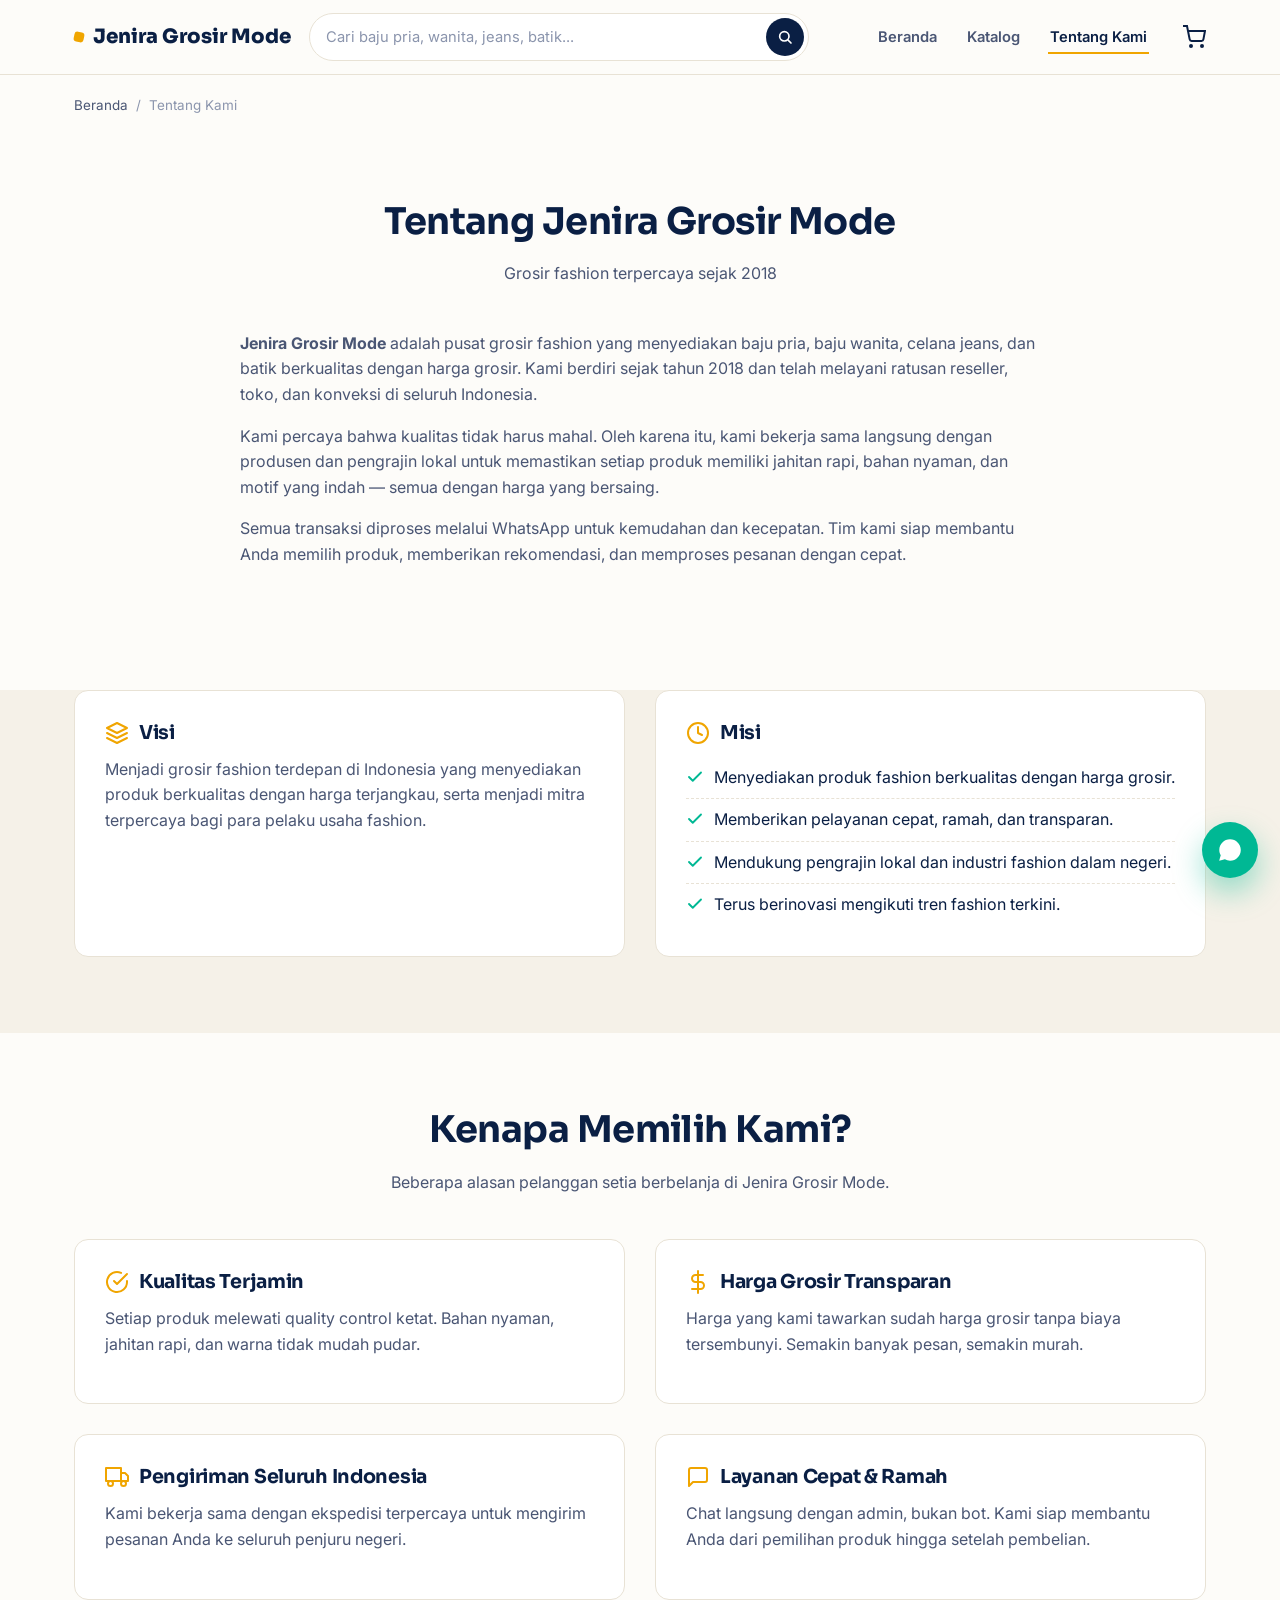
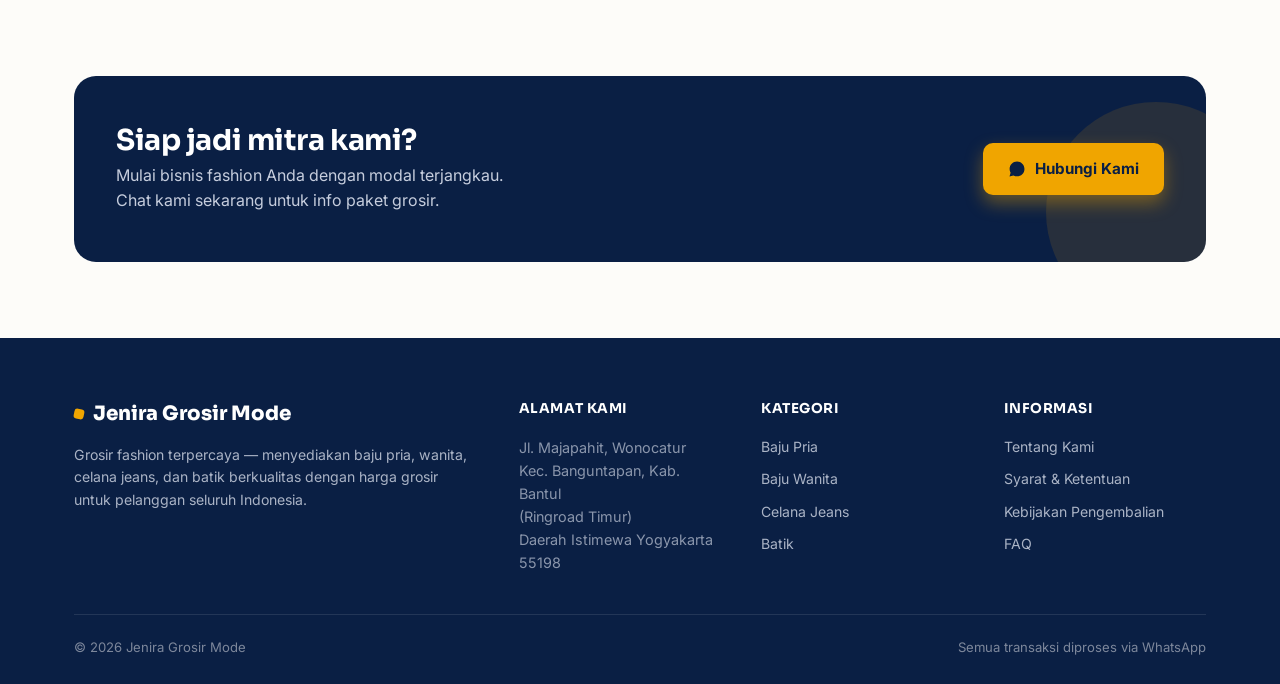
<file: tentang.html>
<!doctype html>
<html lang="id">
  <head>
    <meta charset="UTF-8" />
    <meta name="viewport" content="width=device-width, initial-scale=1.0" />
    <title>Tentang Kami — Jenira Grosir Mode</title>
    <meta name="description" content="Tentang Jenira Grosir Mode: grosir baju pria, wanita, celana jeans, dan batik. Berdiri sejak 2018, melayani reseller dan toko di seluruh Indonesia." />
    <link rel="stylesheet" href="style.css" />
    <link rel="apple-touch-icon" sizes="180x180" href="/apple-touch-icon.png" />
    <link rel="icon" type="image/png" sizes="32x32" href="/favicon-32x32.png" />
    <link rel="icon" type="image/png" sizes="16x16" href="/favicon-16x16.png" />
    <link rel="manifest" href="/site.webmanifest" />
  </head>
  <body>
    <!-- NAVBAR -->
    <nav class="navbar">
      <div class="container">
        <a href="index.html" class="logo"><span class="dot"></span>Jenira Grosir Mode</a>
        <form class="search-bar" id="searchForm" role="search">
          <input type="text" id="searchInput" placeholder="Cari baju pria, wanita, jeans, batik..." />
          <button type="submit" aria-label="Cari">
            <svg viewBox="0 0 24 24" fill="none" stroke="currentColor" stroke-width="2.5" stroke-linecap="round">
              <circle cx="11" cy="11" r="7"></circle>
              <line x1="21" y1="21" x2="16.65" y2="16.65"></line>
            </svg>
          </button>
        </form>
        <ul class="nav-menu">
          <li><a href="index.html">Beranda</a></li>
          <li><a href="katalog.html">Katalog</a></li>
          <li><a href="tentang.html" class="active">Tentang Kami</a></li>
        </ul>
        <!-- CART ICON -->
        <a href="checkout.html" class="cart-nav-icon">
          <svg viewBox="0 0 24 24" fill="none" stroke="currentColor" stroke-width="2"><circle cx="9" cy="21" r="1"></circle><circle cx="20" cy="21" r="1"></circle><path d="M1 1h4l2.68 13.39a2 2 0 0 0 2 1.61h9.72a2 2 0 0 0 2-1.61L23 6H6"></path></svg>
          <span class="cart-badge">0</span>
        </a>
        <button class="hamburger" id="hamburger" aria-label="Menu">
          <svg viewBox="0 0 24 24" fill="none" stroke="currentColor" stroke-width="2" stroke-linecap="round">
            <line x1="3" y1="6" x2="21" y2="6"></line>
            <line x1="3" y1="12" x2="21" y2="12"></line>
            <line x1="3" y1="18" x2="21" y2="18"></line>
          </svg>
        </button>
      </div>
      <div class="mobile-menu" id="mobileMenu">
        <a href="index.html">Beranda</a>
        <a href="katalog.html">Katalog Produk</a>
        <a href="katalog.html#baju-pria">Baju Pria</a>
        <a href="katalog.html#baju-wanita">Baju Wanita</a>
        <a href="katalog.html#jeans">Celana Jeans</a>
        <a href="katalog.html#batik">Batik</a>
        <a href="tentang.html">Tentang Kami</a>
        <a href="tnc.html">Syarat & Ketentuan</a>
        <a href="refund.html">Kebijakan Pengembalian</a>
        <a href="faq.html">FAQ</a>
        <a href="index.html#contact">Kontak</a>
      </div>
    </nav>

    <!-- BREADCRUMB -->
    <div class="container">
      <div class="breadcrumb">
        <a href="index.html">Beranda</a><span>/</span>Tentang Kami
      </div>
    </div>

    <!-- ABOUT CONTENT -->
    <section>
      <div class="container">
        <div class="section-head center">
          <h2>Tentang Jenira Grosir Mode</h2>
          <p>Grosir fashion terpercaya sejak 2018</p>
        </div>
        <div style="max-width: 800px; margin: 0 auto">
          <p><strong>Jenira Grosir Mode</strong> adalah pusat grosir fashion yang menyediakan baju pria, baju wanita, celana jeans, dan batik berkualitas dengan harga grosir. Kami berdiri sejak tahun 2018 dan telah melayani ratusan reseller, toko, dan konveksi di seluruh Indonesia.</p>
          <p>Kami percaya bahwa kualitas tidak harus mahal. Oleh karena itu, kami bekerja sama langsung dengan produsen dan pengrajin lokal untuk memastikan setiap produk memiliki jahitan rapi, bahan nyaman, dan motif yang indah — semua dengan harga yang bersaing.</p>
          <p>Semua transaksi diproses melalui WhatsApp untuk kemudahan dan kecepatan. Tim kami siap membantu Anda memilih produk, memberikan rekomendasi, dan memproses pesanan dengan cepat.</p>
        </div>
      </div>
    </section>

    <!-- VISI MISI -->
    <section style="background: var(--bg-alt); padding-top: 0">
      <div class="container">
        <div class="about-grid">
          <div class="about-card">
            <h3>
              <svg viewBox="0 0 24 24" fill="none" stroke="currentColor" stroke-width="2" stroke-linecap="round" stroke-linejoin="round"><path d="M12 2L2 7l10 5 10-5-10-5z" /><path d="M2 17l10 5 10-5" /><path d="M2 12l10 5 10-5" /></svg>
              Visi
            </h3>
            <p>Menjadi grosir fashion terdepan di Indonesia yang menyediakan produk berkualitas dengan harga terjangkau, serta menjadi mitra terpercaya bagi para pelaku usaha fashion.</p>
          </div>
          <div class="about-card">
            <h3>
              <svg viewBox="0 0 24 24" fill="none" stroke="currentColor" stroke-width="2" stroke-linecap="round" stroke-linejoin="round"><circle cx="12" cy="12" r="10" /><path d="M12 6v6l4 2" /></svg>
              Misi
            </h3>
            <ul>
              <li><svg viewBox="0 0 24 24" fill="none" stroke="currentColor" stroke-width="2.5" stroke-linecap="round" stroke-linejoin="round"><polyline points="20 6 9 17 4 12" /></svg> Menyediakan produk fashion berkualitas dengan harga grosir.</li>
              <li><svg viewBox="0 0 24 24" fill="none" stroke="currentColor" stroke-width="2.5" stroke-linecap="round" stroke-linejoin="round"><polyline points="20 6 9 17 4 12" /></svg> Memberikan pelayanan cepat, ramah, dan transparan.</li>
              <li><svg viewBox="0 0 24 24" fill="none" stroke="currentColor" stroke-width="2.5" stroke-linecap="round" stroke-linejoin="round"><polyline points="20 6 9 17 4 12" /></svg> Mendukung pengrajin lokal dan industri fashion dalam negeri.</li>
              <li><svg viewBox="0 0 24 24" fill="none" stroke="currentColor" stroke-width="2.5" stroke-linecap="round" stroke-linejoin="round"><polyline points="20 6 9 17 4 12" /></svg> Terus berinovasi mengikuti tren fashion terkini.</li>
            </ul>
          </div>
        </div>
      </div>
    </section>

    <!-- KEUNGGULAN -->
    <section>
      <div class="container">
        <div class="section-head center">
          <h2>Kenapa Memilih Kami?</h2>
          <p>Beberapa alasan pelanggan setia berbelanja di Jenira Grosir Mode.</p>
        </div>
        <div class="about-grid">
          <div class="about-card">
            <h3>
              <svg viewBox="0 0 24 24" fill="none" stroke="currentColor" stroke-width="2" stroke-linecap="round" stroke-linejoin="round"><path d="M22 11.08V12a10 10 0 1 1-5.93-9.14" /><polyline points="22 4 12 14.01 9 11.01" /></svg>
              Kualitas Terjamin
            </h3>
            <p>Setiap produk melewati quality control ketat. Bahan nyaman, jahitan rapi, dan warna tidak mudah pudar.</p>
          </div>
          <div class="about-card">
            <h3>
              <svg viewBox="0 0 24 24" fill="none" stroke="currentColor" stroke-width="2" stroke-linecap="round" stroke-linejoin="round"><line x1="12" y1="1" x2="12" y2="23" /><path d="M17 5H9.5a3.5 3.5 0 0 0 0 7h5a3.5 3.5 0 0 1 0 7H6" /></svg>
              Harga Grosir Transparan
            </h3>
            <p>Harga yang kami tawarkan sudah harga grosir tanpa biaya tersembunyi. Semakin banyak pesan, semakin murah.</p>
          </div>
          <div class="about-card">
            <h3>
              <svg viewBox="0 0 24 24" fill="none" stroke="currentColor" stroke-width="2" stroke-linecap="round" stroke-linejoin="round"><rect x="1" y="3" width="15" height="13" /><polygon points="16 8 20 8 23 11 23 16 16 16 16 8" /><circle cx="5.5" cy="18.5" r="2.5" /><circle cx="18.5" cy="18.5" r="2.5" /></svg>
              Pengiriman Seluruh Indonesia
            </h3>
            <p>Kami bekerja sama dengan ekspedisi terpercaya untuk mengirim pesanan Anda ke seluruh penjuru negeri.</p>
          </div>
          <div class="about-card">
            <h3>
              <svg viewBox="0 0 24 24" fill="none" stroke="currentColor" stroke-width="2" stroke-linecap="round" stroke-linejoin="round"><path d="M21 15a2 2 0 0 1-2 2H7l-4 4V5a2 2 0 0 1 2-2h14a2 2 0 0 1 2 2z" /></svg>
              Layanan Cepat & Ramah
            </h3>
            <p>Chat langsung dengan admin, bukan bot. Kami siap membantu Anda dari pemilihan produk hingga setelah pembelian.</p>
          </div>
        </div>
      </div>
    </section>

    <!-- CTA -->
    <section style="padding-top: 0">
      <div class="container">
        <div class="cta-bottom">
          <div>
            <h2>Siap jadi mitra kami?</h2>
            <p>Mulai bisnis fashion Anda dengan modal terjangkau. Chat kami sekarang untuk info paket grosir.</p>
          </div>
          <a href="#" class="btn btn-accent" id="ctaWa">
            <svg viewBox="0 0 24 24" fill="currentColor"><path d="M12.04 2C6.58 2 2.13 6.45 2.13 11.91c0 1.75.46 3.45 1.32 4.95L2 22l5.29-1.39a9.87 9.87 0 0 0 4.75 1.21h.01c5.46 0 9.9-4.45 9.9-9.91C21.96 6.45 17.5 2 12.04 2z"/></svg>
            Hubungi Kami
          </a>
        </div>
      </div>
    </section>

    <!-- FOOTER -->
    <footer>
      <div class="container">
        <div class="footer-top">
          <div>
            <a href="index.html" class="logo"><span class="dot"></span>Jenira Grosir Mode</a>
            <p>Grosir fashion terpercaya — menyediakan baju pria, wanita, celana jeans, dan batik berkualitas dengan harga grosir untuk pelanggan seluruh Indonesia.</p>
          </div>
          <div class="footer-col">
            <h5>Alamat Kami</h5>
            <address style="font-style: normal; opacity: 0.8; font-size: 0.9rem; line-height: 1.6;">
              Jl. Majapahit, Wonocatur<br />Kec. Banguntapan, Kab. Bantul<br />(Ringroad Timur)<br />Daerah Istimewa Yogyakarta 55198
            </address>
          </div>
          <div class="footer-col">
            <h5>Kategori</h5>
            <a href="katalog.html#baju-pria">Baju Pria</a>
            <a href="katalog.html#baju-wanita">Baju Wanita</a>
            <a href="katalog.html#jeans">Celana Jeans</a>
            <a href="katalog.html#batik">Batik</a>
          </div>
          <div class="footer-col">
            <h5>Informasi</h5>
            <a href="tentang.html">Tentang Kami</a>
            <a href="tnc.html">Syarat & Ketentuan</a>
            <a href="refund.html">Kebijakan Pengembalian</a>
            <a href="faq.html">FAQ</a>
          </div>
        </div>
        <div class="footer-bottom">
          <span>© 2026 Jenira Grosir Mode</span>
          <span>Semua transaksi diproses via WhatsApp</span>
        </div>
      </div>
    </footer>

    <a href="#" class="wa-float" id="waFloat" aria-label="Chat WhatsApp">
      <svg viewBox="0 0 24 24" fill="currentColor"><path d="M12.04 2C6.58 2 2.13 6.45 2.13 11.91c0 1.75.46 3.45 1.32 4.95L2 22l5.29-1.39a9.87 9.87 0 0 0 4.75 1.21h.01c5.46 0 9.9-4.45 9.9-9.91C21.96 6.45 17.5 2 12.04 2z"/></svg>
    </a>

    <script src="script.js"></script>
  </body>
</html>
</file>
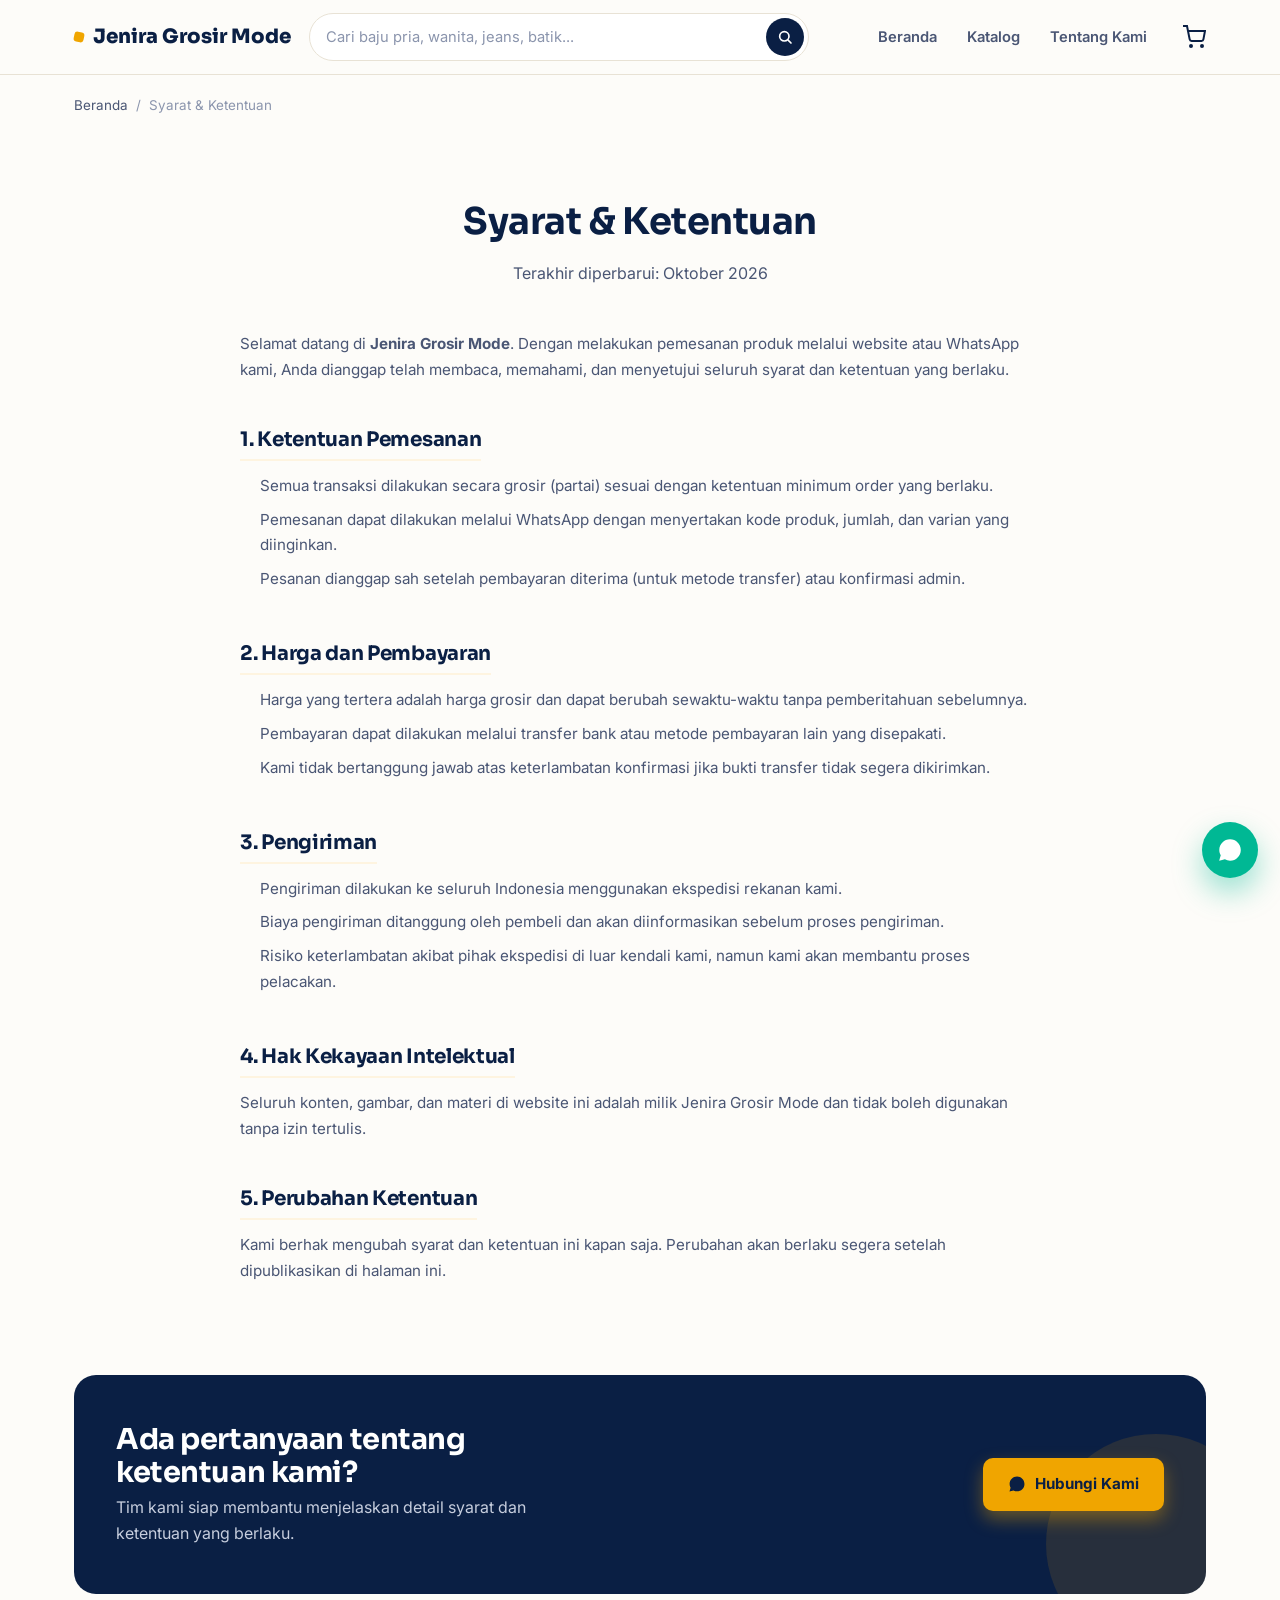
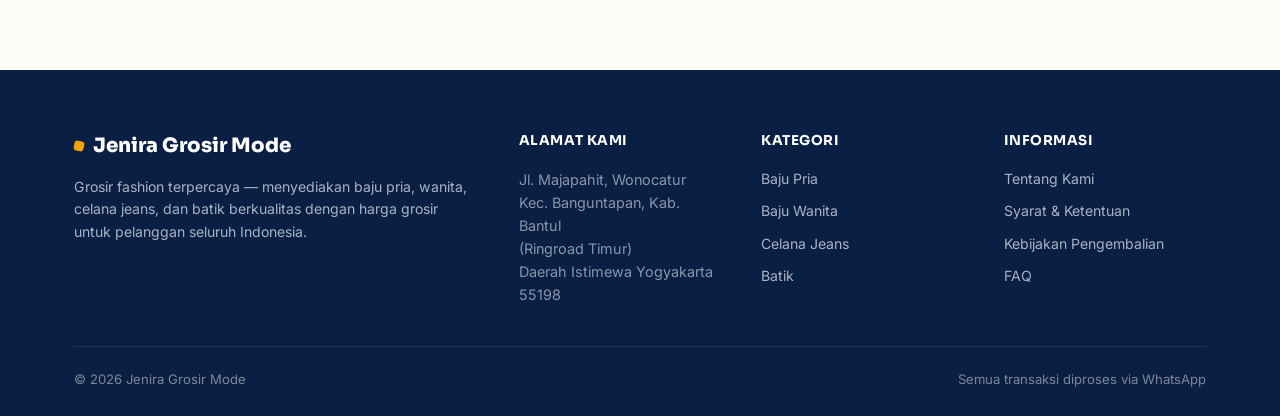
<file: tnc.html>
<!doctype html>
<html lang="id">
  <head>
    <meta charset="UTF-8" />
    <meta name="viewport" content="width=device-width, initial-scale=1.0" />
    <title>Syarat & Ketentuan — Jenira Grosir Mode</title>
    <meta name="description" content="Syarat dan Ketentuan transaksi grosir di Jenira Grosir Mode." />
    <link rel="stylesheet" href="style.css" />
    <link rel="apple-touch-icon" sizes="180x180" href="/apple-touch-icon.png" />
    <link rel="icon" type="image/png" sizes="32x32" href="/favicon-32x32.png" />
    <link rel="icon" type="image/png" sizes="16x16" href="/favicon-16x16.png" />
    <link rel="manifest" href="/site.webmanifest" />
  </head>
  <body>
    <!-- NAVBAR -->
    <nav class="navbar">
      <div class="container">
        <a href="index.html" class="logo"><span class="dot"></span>Jenira Grosir Mode</a>
        <form class="search-bar" id="searchForm" role="search">
          <input type="text" id="searchInput" placeholder="Cari baju pria, wanita, jeans, batik..." />
          <button type="submit" aria-label="Cari">
            <svg viewBox="0 0 24 24" fill="none" stroke="currentColor" stroke-width="2.5" stroke-linecap="round">
              <circle cx="11" cy="11" r="7"></circle>
              <line x1="21" y1="21" x2="16.65" y2="16.65"></line>
            </svg>
          </button>
        </form>
        <ul class="nav-menu">
          <li><a href="index.html">Beranda</a></li>
          <li><a href="katalog.html">Katalog</a></li>
          <li><a href="tentang.html">Tentang Kami</a></li>
        </ul>
        <!-- CART ICON -->
        <a href="checkout.html" class="cart-nav-icon">
          <svg viewBox="0 0 24 24" fill="none" stroke="currentColor" stroke-width="2"><circle cx="9" cy="21" r="1"></circle><circle cx="20" cy="21" r="1"></circle><path d="M1 1h4l2.68 13.39a2 2 0 0 0 2 1.61h9.72a2 2 0 0 0 2-1.61L23 6H6"></path></svg>
          <span class="cart-badge">0</span>
        </a>
        <button class="hamburger" id="hamburger" aria-label="Menu">
          <svg viewBox="0 0 24 24" fill="none" stroke="currentColor" stroke-width="2" stroke-linecap="round">
            <line x1="3" y1="6" x2="21" y2="6"></line>
            <line x1="3" y1="12" x2="21" y2="12"></line>
            <line x1="3" y1="18" x2="21" y2="18"></line>
          </svg>
        </button>
      </div>
      <div class="mobile-menu" id="mobileMenu">
        <a href="index.html">Beranda</a>
        <a href="katalog.html">Katalog Produk</a>
        <a href="tentang.html">Tentang Kami</a>
        <a href="tnc.html">Syarat & Ketentuan</a>
        <a href="refund.html">Kebijakan Pengembalian</a>
        <a href="faq.html">FAQ</a>
        <a href="index.html#contact">Kontak</a>
      </div>
    </nav>

    <!-- BREADCRUMB -->
    <div class="container">
      <div class="breadcrumb">
        <a href="index.html">Beranda</a><span>/</span>Syarat & Ketentuan
      </div>
    </div>

    <!-- CONTENT -->
    <section>
      <div class="container">
        <div class="section-head center">
          <h2>Syarat & Ketentuan</h2>
          <p>Terakhir diperbarui: Oktober 2026</p>
        </div>

        <div class="legal-content">
          <p>Selamat datang di <strong>Jenira Grosir Mode</strong>. Dengan melakukan pemesanan produk melalui website atau WhatsApp kami, Anda dianggap telah membaca, memahami, dan menyetujui seluruh syarat dan ketentuan yang berlaku.</p>

          <h3>1. Ketentuan Pemesanan</h3>
          <ul>
            <li>Semua transaksi dilakukan secara grosir (partai) sesuai dengan ketentuan minimum order yang berlaku.</li>
            <li>Pemesanan dapat dilakukan melalui WhatsApp dengan menyertakan kode produk, jumlah, dan varian yang diinginkan.</li>
            <li>Pesanan dianggap sah setelah pembayaran diterima (untuk metode transfer) atau konfirmasi admin.</li>
          </ul>

          <h3>2. Harga dan Pembayaran</h3>
          <ul>
            <li>Harga yang tertera adalah harga grosir dan dapat berubah sewaktu-waktu tanpa pemberitahuan sebelumnya.</li>
            <li>Pembayaran dapat dilakukan melalui transfer bank atau metode pembayaran lain yang disepakati.</li>
            <li>Kami tidak bertanggung jawab atas keterlambatan konfirmasi jika bukti transfer tidak segera dikirimkan.</li>
          </ul>

          <h3>3. Pengiriman</h3>
          <ul>
            <li>Pengiriman dilakukan ke seluruh Indonesia menggunakan ekspedisi rekanan kami.</li>
            <li>Biaya pengiriman ditanggung oleh pembeli dan akan diinformasikan sebelum proses pengiriman.</li>
            <li>Risiko keterlambatan akibat pihak ekspedisi di luar kendali kami, namun kami akan membantu proses pelacakan.</li>
          </ul>

          <h3>4. Hak Kekayaan Intelektual</h3>
          <p>Seluruh konten, gambar, dan materi di website ini adalah milik Jenira Grosir Mode dan tidak boleh digunakan tanpa izin tertulis.</p>

          <h3>5. Perubahan Ketentuan</h3>
          <p>Kami berhak mengubah syarat dan ketentuan ini kapan saja. Perubahan akan berlaku segera setelah dipublikasikan di halaman ini.</p>
        </div>
      </div>
    </section>

    <!-- CTA -->
    <section style="padding-top: 0">
      <div class="container">
        <div class="cta-bottom">
          <div>
            <h2>Ada pertanyaan tentang ketentuan kami?</h2>
            <p>Tim kami siap membantu menjelaskan detail syarat dan ketentuan yang berlaku.</p>
          </div>
          <a href="#" class="btn btn-accent" id="ctaWa">
            <svg viewBox="0 0 24 24" fill="currentColor"><path d="M12.04 2C6.58 2 2.13 6.45 2.13 11.91c0 1.75.46 3.45 1.32 4.95L2 22l5.29-1.39a9.87 9.87 0 0 0 4.75 1.21h.01c5.46 0 9.9-4.45 9.9-9.91C21.96 6.45 17.5 2 12.04 2z"/></svg>
            Hubungi Kami
          </a>
        </div>
      </div>
    </section>

    <!-- FOOTER -->
    <footer>
      <div class="container">
        <div class="footer-top">
          <div>
            <a href="index.html" class="logo"><span class="dot"></span>Jenira Grosir Mode</a>
            <p>Grosir fashion terpercaya — menyediakan baju pria, wanita, celana jeans, dan batik berkualitas dengan harga grosir untuk pelanggan seluruh Indonesia.</p>
          </div>
          <div class="footer-col">
            <h5>Alamat Kami</h5>
            <address style="font-style: normal; opacity: 0.8; font-size: 0.9rem; line-height: 1.6;">
              Jl. Majapahit, Wonocatur<br />Kec. Banguntapan, Kab. Bantul<br />(Ringroad Timur)<br />Daerah Istimewa Yogyakarta 55198
            </address>
          </div>
          <div class="footer-col">
            <h5>Kategori</h5>
            <a href="katalog.html#baju-pria">Baju Pria</a>
            <a href="katalog.html#baju-wanita">Baju Wanita</a>
            <a href="katalog.html#jeans">Celana Jeans</a>
            <a href="katalog.html#batik">Batik</a>
          </div>
          <div class="footer-col">
            <h5>Informasi</h5>
            <a href="tentang.html">Tentang Kami</a>
            <a href="tnc.html">Syarat & Ketentuan</a>
            <a href="refund.html">Kebijakan Pengembalian</a>
            <a href="faq.html">FAQ</a>
          </div>
        </div>
        <div class="footer-bottom">
          <span>© 2026 Jenira Grosir Mode</span>
          <span>Semua transaksi diproses via WhatsApp</span>
        </div>
      </div>
    </footer>

    <a href="#" class="wa-float" id="waFloat" aria-label="Chat WhatsApp">
      <svg viewBox="0 0 24 24" fill="currentColor"><path d="M12.04 2C6.58 2 2.13 6.45 2.13 11.91c0 1.75.46 3.45 1.32 4.95L2 22l5.29-1.39a9.87 9.87 0 0 0 4.75 1.21h.01c5.46 0 9.9-4.45 9.9-9.91C21.96 6.45 17.5 2 12.04 2z"/></svg>
    </a>
    <script src="script.js"></script>
  </body>
</html>
</file>
<file: style.css>
/* =========================================================
   Jenira Grosir Mode — style.css
   ========================================================= */

@import url("https://fonts.googleapis.com/css2?family=Sora:wght@400;600;700;800&family=Inter:wght@400;500;600;700&display=swap");

:root {
  --bg: #fdfcf9;
  --bg-alt: #f5f1e8;
  --surface: #fff;
  --border: #e8e2d5;
  --ink: #0a1f44;
  --ink-soft: #4a5674;
  --ink-faint: #8b95ad;
  --primary: #0a1f44;
  --primary-dark: #061532;
  --primary-tint: #e6eaf2;
  --accent: #f0a500;
  --accent-dark: #d18f00;
  --accent-tint: #fef4e0;
  --mint: #00b894;
  --mint-tint: #e0f7f1;
  --gold: #d4a017;
  --radius-s: 10px;
  --radius-m: 14px;
  --radius-l: 22px;
  --shadow-sm: 0 1px 2px rgba(10, 31, 68, 0.05);
  --shadow-md: 0 10px 24px rgba(10, 31, 68, 0.08);
  --container: 1180px;
}

*,
*::before,
*::after {
  box-sizing: border-box;
}
html {
  scroll-behavior: smooth;
}
body {
  margin: 0;
  background: var(--bg);
  color: var(--ink);
  font-family: "Inter", system-ui, sans-serif;
  font-size: 16px;
  line-height: 1.6;
  -webkit-font-smoothing: antialiased;
}
h1,
h2,
h3,
h4 {
  font-family: "Sora", "Inter", system-ui, sans-serif;
  color: var(--ink);
  line-height: 1.15;
  margin: 0 0 0.5em;
  letter-spacing: -0.015em;
}
p {
  margin: 0 0 1em;
  color: var(--ink-soft);
}
a {
  color: inherit;
  text-decoration: none;
}
img {
  max-width: 100%;
  display: block;
}
button {
  font-family: inherit;
  cursor: pointer;
  border: none;
  background: none;
}
ul {
  margin: 0;
  padding: 0;
  list-style: none;
}

.container {
  width: 100%;
  max-width: var(--container);
  margin: 0 auto;
  padding: 0 24px;
}
section {
  padding: 76px 0;
}
@media (max-width: 720px) {
  section {
    padding: 52px 0;
  }
}

.section-head {
  max-width: 620px;
  margin-bottom: 44px;
}
.section-head h2 {
  font-size: clamp(1.7rem, 3vw, 2.3rem);
}
.section-head.center {
  margin-left: auto;
  margin-right: auto;
  text-align: center;
}

/* =========================================================
   BUTTONS
   ========================================================= */
.btn {
  display: inline-flex;
  align-items: center;
  justify-content: center;
  gap: 9px;
  padding: 13px 24px;
  border-radius: var(--radius-s);
  font-weight: 600;
  font-size: 0.95rem;
  transition:
    transform 0.15s,
    box-shadow 0.15s,
    background-color 0.15s,
    border-color 0.15s;
  white-space: nowrap;
  cursor: pointer;
  border: 1px solid transparent;
  font-family: inherit;
}
.btn:active {
  transform: translateY(1px);
}
.btn svg {
  width: 18px;
  height: 18px;
  flex-shrink: 0;
}
.btn-accent {
  background: var(--accent);
  color: var(--ink);
  box-shadow: 0 8px 18px rgba(240, 165, 0, 0.4);
  font-weight: 700;
}
.btn-accent:hover {
  background: var(--accent-dark);
  box-shadow: 0 12px 24px rgba(240, 165, 0, 0.5);
}
.btn-primary {
  background: var(--ink);
  color: #fff;
}
.btn-primary:hover {
  background: var(--primary-dark);
}
.btn-ghost {
  background: transparent;
  color: var(--ink);
  border-color: var(--border);
}
.btn-ghost:hover {
  border-color: var(--ink);
  background: var(--surface);
}
.btn-outline-light {
  background: transparent;
  color: #fff;
  border-color: rgba(255, 255, 255, 0.4);
  backdrop-filter: blur(6px);
}
.btn-outline-light:hover {
  border-color: #fff;
  background: rgba(255, 255, 255, 0.1);
}
.btn-block {
  width: 100%;
}
.btn-sm {
  padding: 9px 15px;
  font-size: 0.88rem;
}

/* =========================================================
   NAVBAR
   ========================================================= */
.navbar {
  position: sticky;
  top: 0;
  z-index: 100;
  background: rgba(253, 252, 249, 0.92);
  backdrop-filter: blur(10px);
  border-bottom: 1px solid var(--border);
}
.navbar .container {
  display: flex;
  align-items: center;
  gap: 18px;
  height: 74px;
}
.logo {
  display: flex;
  align-items: center;
  gap: 9px;
  font-family: "Sora", sans-serif;
  font-weight: 800;
  font-size: 1.24rem;
  color: var(--ink);
  flex-shrink: 0;
}
.logo .dot {
  width: 10px;
  height: 10px;
  border-radius: 3px;
  background: var(--accent);
  display: inline-block;
  transform: rotate(12deg);
}

.search-bar {
  flex: 1;
  max-width: 500px;
  display: flex;
  align-items: center;
  background: var(--surface);
  border: 1px solid var(--border);
  border-radius: 999px;
  padding: 4px 4px 4px 16px;
  transition:
    border-color 0.15s,
    box-shadow 0.15s;
}
.search-bar:focus-within {
  border-color: var(--ink);
  box-shadow: 0 0 0 3px rgba(10, 31, 68, 0.08);
}
.search-bar input {
  flex: 1;
  border: none;
  outline: none;
  background: transparent;
  font-family: inherit;
  font-size: 0.92rem;
  padding: 8px 0;
  color: var(--ink);
}
.search-bar input::placeholder {
  color: var(--ink-faint);
}
.search-bar button {
  width: 38px;
  height: 38px;
  border-radius: 50%;
  background: var(--ink);
  color: #fff;
  display: grid;
  place-items: center;
  flex-shrink: 0;
  transition: background 0.15s;
}
.search-bar button:hover {
  background: var(--accent);
  color: var(--ink);
}
.search-bar button svg {
  width: 16px;
  height: 16px;
}

.nav-menu {
  display: flex;
  align-items: center;
  gap: 26px;
  margin-left: auto;
}
.nav-menu a {
  font-weight: 600;
  font-size: 0.92rem;
  color: var(--ink-soft);
  padding: 6px 2px;
  border-bottom: 2px solid transparent;
  transition:
    color 0.15s,
    border-color 0.15s;
}
.nav-menu a:hover,
.nav-menu a.active {
  color: var(--ink);
  border-color: var(--accent);
}

.cart-nav-icon {
  position: relative;
  display: flex;
  align-items: center;
  color: var(--ink);
  margin-left: 15px;
  transition: color 0.15s;
}
.cart-nav-icon:hover {
  color: var(--accent);
}
.cart-nav-icon svg {
  width: 24px;
  height: 24px;
}
.cart-badge {
  position: absolute;
  top: -8px;
  right: -8px;
  background: var(--accent);
  color: var(--ink);
  font-size: 10px;
  font-weight: 800;
  width: 18px;
  height: 18px;
  border-radius: 50%;
  display: none;
  align-items: center;
  justify-content: center;
  font-family: "Sora", sans-serif;
}

.hamburger {
  display: none;
  width: 42px;
  height: 42px;
  border-radius: 12px;
  background: var(--surface);
  border: 1px solid var(--border);
  align-items: center;
  justify-content: center;
  flex-shrink: 0;
}
.hamburger svg {
  width: 20px;
  height: 20px;
}
.mobile-menu {
  display: none;
  position: absolute;
  top: 74px;
  left: 0;
  right: 0;
  background: var(--surface);
  border-bottom: 1px solid var(--border);
  flex-direction: column;
  padding: 8px 24px 16px;
  z-index: 99;
}
.mobile-menu.open {
  display: flex;
}
.mobile-menu a {
  padding: 13px 0;
  border-bottom: 1px solid var(--border);
  font-weight: 600;
  font-size: 0.94rem;
  color: var(--ink-soft);
}
.mobile-menu a:last-child {
  border-bottom: none;
}

@media (max-width: 920px) {
  .search-bar {
    max-width: none;
  }
  .nav-menu {
    display: none;
  }
  .hamburger {
    display: flex;
  }
}
@media (max-width: 560px) {
  .search-bar {
    display: none;
  }
}

/* =========================================================
   HERO (index)
   ========================================================= */
.hero {
  position: relative;
  min-height: 620px;
  display: flex;
  align-items: center;
  overflow: hidden;
  padding: 0;
}
.hero-bg {
  position: absolute;
  inset: 0;
  z-index: 0;
}
.hero-bg img {
  width: 100%;
  height: 100%;
  object-fit: cover;
  object-position: center;
}
.hero::before {
  content: "";
  position: absolute;
  inset: 0;
  z-index: 1;
  background: linear-gradient(
    90deg,
    rgba(6, 21, 50, 0.9) 0%,
    rgba(6, 21, 50, 0.7) 45%,
    rgba(6, 21, 50, 0.25) 100%
  );
}
.hero .container {
  position: relative;
  z-index: 2;
  padding: 110px 24px 110px;
}
.hero-inner {
  max-width: 640px;
  color: #fff;
}
.hero h1 {
  color: #fff;
  font-size: clamp(2.1rem, 4.8vw, 3.4rem);
  max-width: 17ch;
  margin-bottom: 20px;
  font-weight: 800;
}
.hero h1 em {
  font-style: normal;
  color: var(--accent);
}
.hero p.lead {
  color: rgba(255, 255, 255, 0.85);
  font-size: 1.1rem;
  max-width: 48ch;
  margin-bottom: 30px;
}
.hero-cta {
  display: flex;
  gap: 12px;
  flex-wrap: wrap;
  margin-bottom: 38px;
}
.hero-stats {
  display: flex;
  gap: 36px;
  padding-top: 30px;
  border-top: 1px solid rgba(255, 255, 255, 0.15);
  flex-wrap: wrap;
}
.hero-stat {
  display: flex;
  flex-direction: column;
}
.hero-stat strong {
  font-family: "Sora", sans-serif;
  font-size: 1.7rem;
  font-weight: 800;
  color: var(--accent);
}
.hero-stat span {
  font-size: 0.8rem;
  color: rgba(255, 255, 255, 0.7);
  text-transform: uppercase;
  letter-spacing: 0.08em;
  font-weight: 600;
}
@media (max-width: 640px) {
  .hero {
    min-height: 520px;
  }
  .hero .container {
    padding: 70px 22px;
  }
  .hero::before {
    background: linear-gradient(
      180deg,
      rgba(6, 21, 50, 0.75) 0%,
      rgba(6, 21, 50, 0.85) 100%
    );
  }
  .hero-stats {
    gap: 24px;
    padding-top: 24px;
  }
  .hero-stat strong {
    font-size: 1.4rem;
  }
}

/* =========================================================
   TRUST STRIP
   ========================================================= */
.trust-strip {
  background: var(--surface);
  border-bottom: 1px solid var(--border);
  padding: 24px 0;
}
.trust-strip .container {
  display: flex;
  justify-content: space-between;
  flex-wrap: wrap;
  gap: 16px 40px;
}
.trust-item {
  display: flex;
  align-items: center;
  gap: 10px;
  font-weight: 600;
  font-size: 0.9rem;
  color: var(--ink-soft);
}
.trust-item svg {
  width: 20px;
  height: 20px;
  color: var(--mint);
  flex-shrink: 0;
}

/* =========================================================
   KATEGORI
   ========================================================= */
.cat-grid {
  display: grid;
  grid-template-columns: repeat(4, 1fr);
  gap: 18px;
}
@media (max-width: 860px) {
  .cat-grid {
    grid-template-columns: repeat(2, 1fr);
  }
}
@media (max-width: 520px) {
  .cat-grid {
    grid-template-columns: 1fr;
  }
}

.cat-card {
  background: var(--surface);
  border: 1px solid var(--border);
  border-radius: var(--radius-m);
  padding: 28px 22px;
  text-align: center;
  transition:
    transform 0.18s,
    box-shadow 0.18s,
    border-color 0.18s;
  position: relative;
  overflow: hidden;
}
.cat-card:hover {
  transform: translateY(-5px);
  box-shadow: var(--shadow-md);
  border-color: var(--ink);
}
.cat-num {
  position: absolute;
  top: 14px;
  right: 16px;
  font-family: "Sora", sans-serif;
  font-weight: 800;
  font-size: 0.75rem;
  color: var(--ink-faint);
  letter-spacing: 0.06em;
}
.cat-card .cat-icon {
  width: 58px;
  height: 58px;
  border-radius: 16px;
  display: grid;
  place-items: center;
  margin: 0 auto 16px;
}
.cat-card .cat-icon svg {
  width: 26px;
  height: 26px;
}
.cat-card.c-baju .cat-icon {
  background: var(--accent-tint);
  color: var(--accent-dark);
}
.cat-card.c-software .cat-icon {
  background: var(--mint-tint);
  color: var(--mint);
}
.cat-card.c-tour .cat-icon {
  background: var(--primary-tint);
  color: var(--primary);
}
.cat-card.c-batik .cat-icon {
  background: #fff4d6;
  color: var(--gold);
}
.cat-card h3 {
  font-size: 1.05rem;
  margin-bottom: 4px;
}
.cat-card p {
  font-size: 0.82rem;
  margin: 0;
  color: var(--ink-faint);
}

/* =========================================================
   REVIEWS
   ========================================================= */
.review-grid {
  display: grid;
  grid-template-columns: repeat(3, 1fr);
  gap: 20px;
}
.review-card {
  background: var(--surface);
  border: 1px solid var(--border);
  border-radius: var(--radius-m);
  padding: 28px 24px;
  transition:
    border-color 0.15s,
    box-shadow 0.15s;
}
.review-card:hover {
  border-color: var(--ink);
  box-shadow: var(--shadow-sm);
}
.review-head {
  display: flex;
  align-items: center;
  gap: 12px;
  margin-bottom: 16px;
}
.review-avatar {
  width: 48px;
  height: 48px;
  border-radius: 50%;
  background: var(--primary-tint);
  color: var(--primary);
  display: grid;
  place-items: center;
  font-weight: 700;
  font-family: "Sora", sans-serif;
  flex-shrink: 0;
  font-size: 0.95rem;
}
.review-name {
  font-weight: 700;
  font-size: 0.92rem;
}
.review-loc {
  font-size: 0.78rem;
  color: var(--ink-faint);
}
.review-stars {
  color: var(--gold);
  font-size: 0.85rem;
  margin-bottom: 10px;
  letter-spacing: 2px;
}
.review-text {
  font-size: 0.92rem;
  color: var(--ink-soft);
  margin-bottom: 14px;
  font-style: italic;
}
.review-produk {
  font-size: 0.78rem;
  color: var(--ink-faint);
  border-top: 1px dashed var(--border);
  padding-top: 12px;
}
.review-produk strong {
  color: var(--ink);
}
@media (max-width: 860px) {
  .review-grid {
    grid-template-columns: 1fr;
  }
}

/* =========================================================
   CONTACT
   ========================================================= */
.contact-section {
  background: var(--bg-alt);
}
.contact-wrap {
  max-width: 640px;
  margin: 0 auto;
  background: var(--surface);
  border: 1px solid var(--border);
  border-radius: var(--radius-l);
  padding: 42px;
  box-shadow: var(--shadow-sm);
}
.form-group {
  margin-bottom: 20px;
}
.form-group label {
  display: block;
  font-weight: 600;
  font-size: 0.88rem;
  margin-bottom: 6px;
  color: var(--ink);
}
.form-group input,
.form-group textarea {
  width: 100%;
  border: 1px solid var(--border);
  border-radius: var(--radius-s);
  padding: 12px 15px;
  font-family: inherit;
  font-size: 0.95rem;
  color: var(--ink);
  background: var(--bg);
  transition:
    border-color 0.15s,
    box-shadow 0.15s;
  outline: none;
}
.form-group input:focus,
.form-group textarea:focus {
  border-color: var(--accent);
  box-shadow: 0 0 0 3px rgba(240, 165, 0, 0.15);
  background: var(--surface);
}
.form-group textarea {
  resize: vertical;
  min-height: 120px;
}
@media (max-width: 560px) {
  .contact-wrap {
    padding: 28px 22px;
  }
}

/* =========================================================
   BREADCRUMB
   ========================================================= */
.breadcrumb {
  padding: 20px 0 8px;
  font-size: 0.84rem;
  color: var(--ink-faint);
}
.breadcrumb a {
  color: var(--ink-soft);
}
.breadcrumb a:hover {
  color: var(--accent);
}
.breadcrumb span {
  margin: 0 8px;
  color: var(--ink-faint);
}

/* =========================================================
   CATALOG HEAD + STICKY TABS
   ========================================================= */
.catalog-head {
  padding: 16px 0 32px;
}
.catalog-head h1 {
  font-size: clamp(1.8rem, 3.4vw, 2.5rem);
}
.catalog-head p {
  max-width: 52ch;
}

.sticky-tabs-wrap {
  position: sticky;
  top: 74px;
  z-index: 80;
  background: var(--bg);
  border-bottom: 1px solid var(--border);
  box-shadow: 0 4px 14px rgba(10, 31, 68, 0.04);
}
.sticky-tabs {
  display: flex;
  gap: 8px;
  overflow-x: auto;
  padding: 12px 0;
  scrollbar-width: none;
}
.sticky-tabs::-webkit-scrollbar {
  display: none;
}
.tab-btn {
  display: inline-flex;
  align-items: center;
  gap: 8px;
  padding: 10px 20px;
  border-radius: 999px;
  background: var(--surface);
  border: 1px solid var(--border);
  color: var(--ink-soft);
  font-weight: 600;
  font-size: 0.88rem;
  white-space: nowrap;
  transition: all 0.18s;
  font-family: inherit;
  cursor: pointer;
}
.tab-btn:hover {
  border-color: var(--ink);
  color: var(--ink);
}
.tab-btn.active {
  background: var(--ink);
  color: #fff;
  border-color: var(--ink);
}

.cat-section {
  padding: 64px 0 40px;
  scroll-margin-top: 140px;
}
.cat-section-head {
  margin-bottom: 30px;
}
.cat-section-head h2 {
  font-size: 1.5rem;
  margin-bottom: 4px;
  display: inline-flex;
  align-items: center;
  gap: 12px;
}
.cat-section-head .cat-badge {
  background: var(--accent);
  color: var(--ink);
  font-size: 0.72rem;
  font-weight: 800;
  padding: 3px 10px;
  border-radius: 999px;
  font-family: "Sora", sans-serif;
  letter-spacing: 0.03em;
}
.cat-section-head p {
  font-size: 0.94rem;
  margin: 0;
  max-width: 56ch;
}

.subgroup-head {
  font-size: 1.05rem;
  font-weight: 700;
  color: var(--ink);
  margin: 32px 0 16px;
  padding-bottom: 10px;
  border-bottom: 1px dashed var(--border);
  display: inline-flex;
  align-items: center;
  gap: 10px;
  font-family: "Sora", sans-serif;
}
.subgroup-head::before {
  content: "";
  width: 24px;
  height: 2px;
  background: var(--accent);
  display: inline-block;
}
.cat-section .subgroup-head:first-of-type {
  margin-top: 8px;
}

/* =========================================================
   PRODUCT GRID
   ========================================================= */
.product-grid {
  display: grid;
  grid-template-columns: repeat(4, 1fr);
  gap: 18px;
}
@media (max-width: 1024px) {
  .product-grid {
    grid-template-columns: repeat(3, 1fr);
  }
}
@media (max-width: 640px) {
  .product-grid {
    grid-template-columns: repeat(2, 1fr);
    gap: 12px;
  }
}

.product-card {
  background: var(--surface);
  border: 1px solid var(--border);
  border-radius: var(--radius-m);
  overflow: hidden;
  cursor: pointer;
  transition:
    transform 0.18s,
    box-shadow 0.18s,
    border-color 0.18s;
  display: flex;
  flex-direction: column;
}
.product-card:hover {
  transform: translateY(-4px);
  box-shadow: var(--shadow-md);
  border-color: var(--ink);
}
.product-card .p-img {
  aspect-ratio: 1/1;
  background: var(--bg-alt);
  overflow: hidden;
}
.product-card .p-img img {
  width: 100%;
  height: 100%;
  object-fit: cover;
  transition: transform 0.4s;
}
.product-card:hover .p-img img {
  transform: scale(1.08);
}
.product-card .p-body {
  padding: 14px;
  display: flex;
  flex-direction: column;
  gap: 6px;
  flex: 1;
}
.product-card .p-cat {
  font-size: 0.68rem;
  letter-spacing: 0.08em;
  text-transform: uppercase;
  font-weight: 700;
  color: var(--accent-dark);
}
.product-card h4 {
  font-size: 0.9rem;
  line-height: 1.35;
  margin: 0;
  font-weight: 600;
  display: -webkit-box;
  -webkit-line-clamp: 2;
  -webkit-box-orient: vertical;
  overflow: hidden;
  min-height: 2.4em;
}
.product-card .p-price {
  font-family: "Sora", sans-serif;
  font-weight: 700;
  font-size: 1rem;
  color: var(--ink);
}
.product-card .p-price small {
  font-weight: 500;
  font-size: 0.72rem;
  color: var(--ink-faint);
  margin-left: 2px;
}
.product-card .p-meta {
  display: flex;
  justify-content: space-between;
  align-items: center;
  font-size: 0.72rem;
  color: var(--ink-faint);
  margin-top: auto;
  padding-top: 6px;
  border-top: 1px dashed var(--border);
}
.product-card .p-rating {
  display: inline-flex;
  align-items: center;
  gap: 3px;
  color: var(--gold);
  font-weight: 600;
}
.product-card .p-rating svg {
  width: 12px;
  height: 12px;
  fill: currentColor;
}
.product-card .p-loc {
  display: inline-flex;
  align-items: center;
  gap: 3px;
}
.product-card .p-loc svg {
  width: 11px;
  height: 11px;
}
.product-card.highlight {
  border: 2px solid var(--accent);
  box-shadow:
    0 0 0 4px rgba(240, 165, 0, 0.18),
    0 12px 28px rgba(240, 165, 0, 0.22);
  animation: pulseGold 1s ease;
}

@keyframes pulseGold {
  0% {
    transform: scale(1);
  }
  50% {
    transform: scale(1.03);
  }
  100% {
    transform: scale(1);
  }
}

.btn-add-cart {
  margin-top: 10px;
  padding: 8px 12px;
  font-size: 0.85rem;
  border-radius: 6px;
  width: 100%;
}

/* =========================================================
   CTA BOTTOM
   ========================================================= */
.cta-bottom {
  background: var(--ink);
  color: #fff;
  border-radius: var(--radius-l);
  padding: 48px 42px;
  display: flex;
  align-items: center;
  justify-content: space-between;
  gap: 26px;
  flex-wrap: wrap;
  position: relative;
  overflow: hidden;
}
.cta-bottom::after {
  content: "";
  position: absolute;
  bottom: -60px;
  right: -60px;
  width: 220px;
  height: 220px;
  border-radius: 50%;
  background: rgba(240, 165, 0, 0.12);
}
.cta-bottom > * {
  position: relative;
  z-index: 1;
}
.cta-bottom h2 {
  color: #fff;
  font-size: clamp(1.3rem, 2.6vw, 1.8rem);
  margin-bottom: 6px;
  max-width: 22ch;
}
.cta-bottom p {
  color: #c6cddd;
  margin: 0;
  max-width: 42ch;
}

/* =========================================================
   FOOTER
   ========================================================= */
footer {
  background: var(--ink);
  color: #aab3c5;
  padding: 60px 0 26px;
}
.footer-top {
  display: grid;
  grid-template-columns: 2fr 1fr 1fr 1fr;
  gap: 40px;
  margin-bottom: 40px;
}
footer .logo {
  color: #fff;
  margin-bottom: 14px;
}
footer h5 {
  font-family: "Sora", sans-serif;
  font-size: 0.85rem;
  color: #fff;
  margin: 0 0 16px;
  letter-spacing: 0.04em;
  text-transform: uppercase;
  font-weight: 700;
}
footer p {
  font-size: 0.88rem;
  color: #aab3c5;
  max-width: 44ch;
}
.footer-col a {
  display: block;
  font-size: 0.88rem;
  color: #aab3c5;
  margin-bottom: 10px;
  transition: color 0.15s;
}
.footer-col a:hover {
  color: var(--accent);
}
.footer-bottom {
  border-top: 1px solid rgba(255, 255, 255, 0.1);
  padding-top: 22px;
  display: flex;
  justify-content: space-between;
  gap: 10px;
  flex-wrap: wrap;
  font-size: 0.82rem;
  color: #7d879b;
}
@media (max-width: 900px) {
  .footer-top {
    grid-template-columns: 1fr 1fr;
  }
}
@media (max-width: 560px) {
  .footer-top {
    grid-template-columns: 1fr;
    gap: 30px;
  }
}

/* =========================================================
   WA FLOAT
   ========================================================= */
.wa-float {
  position: fixed;
  bottom: 22px;
  right: 22px;
  z-index: 200;
  width: 56px;
  height: 56px;
  border-radius: 50%;
  background: var(--mint);
  color: #fff;
  display: grid;
  place-items: center;
  box-shadow: 0 14px 30px rgba(0, 184, 148, 0.4);
  transition:
    transform 0.15s,
    box-shadow 0.15s;
}
.wa-float:hover {
  transform: translateY(-3px) scale(1.05);
  box-shadow: 0 18px 36px rgba(0, 184, 148, 0.5);
}
.wa-float svg {
  width: 26px;
  height: 26px;
}

/* =========================================================
   ABOUT PAGE
   ========================================================= */
.about-grid {
  display: grid;
  grid-template-columns: 1fr 1fr;
  gap: 30px;
  margin-top: 30px;
}
@media (max-width: 768px) {
  .about-grid {
    grid-template-columns: 1fr;
  }
}
.about-card {
  background: var(--surface);
  border: 1px solid var(--border);
  border-radius: var(--radius-m);
  padding: 30px;
  transition: box-shadow 0.2s;
}
.about-card:hover {
  box-shadow: var(--shadow-md);
}
.about-card h3 {
  font-size: 1.2rem;
  margin-bottom: 12px;
  display: flex;
  align-items: center;
  gap: 10px;
}
.about-card h3 svg {
  width: 24px;
  height: 24px;
  color: var(--accent);
}
.about-card ul {
  list-style: none;
  padding: 0;
}
.about-card ul li {
  padding: 8px 0;
  border-bottom: 1px dashed var(--border);
  display: flex;
  align-items: flex-start;
  gap: 10px;
}
.about-card ul li:last-child {
  border-bottom: none;
}
.about-card ul li svg {
  width: 18px;
  height: 18px;
  color: var(--mint);
  flex-shrink: 0;
  margin-top: 3px;
}

/* =========================================================
   FAQ ACCORDION & LEGAL CONTENT
   ========================================================= */
.faq-list {
  display: flex;
  flex-direction: column;
  gap: 15px;
  max-width: 800px;
  margin: 0 auto;
}
.faq-item {
  background: var(--surface);
  border: 1px solid var(--border);
  border-radius: var(--radius-m);
  overflow: hidden;
  transition: border-color 0.2s, box-shadow 0.2s;
}
.faq-item[open] {
  border-color: var(--accent);
  box-shadow: var(--shadow-sm);
}
.faq-item summary {
  padding: 18px 24px;
  font-weight: 700;
  font-family: "Sora", sans-serif;
  font-size: 1.05rem;
  cursor: pointer;
  list-style: none;
  display: flex;
  justify-content: space-between;
  align-items: center;
  color: var(--ink);
  transition: background 0.2s;
}
.faq-item summary:hover {
  background: var(--bg-alt);
}
.faq-item summary::-webkit-details-marker {
  display: none;
}
.faq-item summary::after {
  content: '+';
  font-size: 1.5rem;
  font-weight: 400;
  color: var(--accent);
  transition: transform 0.2s;
  line-height: 1;
}
.faq-item[open] summary::after {
  transform: rotate(45deg);
  color: var(--ink);
}
.faq-content {
  padding: 0 24px 24px 24px;
  color: var(--ink-soft);
  font-size: 0.95rem;
  line-height: 1.7;
  border-top: 1px dashed var(--border);
  padding-top: 16px;
  margin-top: 0;
}
.faq-content p {
  margin-bottom: 10px;
}
.faq-content ul {
  padding-left: 20px;
  list-style-type: disc;
  margin-bottom: 10px;
}
.faq-content li {
  margin-bottom: 5px;
}

.legal-content {
  max-width: 800px;
  margin: 0 auto;
}
.legal-content h3 {
  font-size: 1.25rem;
  margin-top: 30px;
  margin-bottom: 12px;
  color: var(--ink);
  border-bottom: 2px solid var(--accent-tint);
  padding-bottom: 8px;
  display: inline-block;
}
.legal-content p, .legal-content li {
  font-size: 0.95rem;
  color: var(--ink-soft);
  line-height: 1.7;
}
.legal-content ul, .legal-content ol {
  padding-left: 20px;
  margin-bottom: 20px;
}
.legal-content li {
  margin-bottom: 8px;
}

/* =========================================================
   CHECKOUT, PAYMENT, CONFIRMATION PAGES
   ========================================================= */
.checkout-container {
  display: grid;
  grid-template-columns: 1fr 1.2fr;
  gap: 30px;
  margin-top: 20px;
}
@media (max-width: 768px) {
  .checkout-container {
    grid-template-columns: 1fr;
  }
}

.checkout-card {
  background: var(--surface);
  border: 1px solid var(--border);
  border-radius: var(--radius-m);
  padding: 30px;
}

.checkout-summary-item {
  display: flex;
  justify-content: space-between;
  align-items: center;
  margin-bottom: 15px;
  padding-bottom: 15px;
  border-bottom: 1px dashed var(--border);
}

.checkout-summary-item:last-child {
  border-bottom: none;
  margin-bottom: 0;
  padding-bottom: 0;
}

.checkout-total {
  display: flex;
  justify-content: space-between;
  font-weight: 700;
  font-size: 1.2rem;
  margin-top: 20px;
  padding-top: 20px;
  border-top: 2px solid var(--accent);
  color: var(--ink);
}

.invoice-box {
  max-width: 600px;
  margin: 0 auto;
  background: var(--surface);
  border: 1px solid var(--border);
  border-radius: var(--radius-m);
  padding: 40px;
  text-align: center;
  box-shadow: var(--shadow-sm);
}

.invoice-box h2 {
  font-size: 2rem;
  margin-bottom: 10px;
}

.invoice-id {
  background: var(--accent-tint);
  color: var(--accent-dark);
  padding: 8px 16px;
  border-radius: 8px;
  font-weight: 700;
  display: inline-block;
  margin-bottom: 30px;
}

.invoice-details {
  text-align: left;
  background: var(--bg-alt);
  padding: 20px;
  border-radius: 8px;
  margin-bottom: 30px;
}

.invoice-details p {
  margin-bottom: 8px;
  display: flex;
  justify-content: space-between;
}

.invoice-details p:last-child {
  margin-bottom: 0;
}

.success-icon {
  width: 80px;
  height: 80px;
  background: var(--mint-tint);
  color: var(--mint);
  border-radius: 50%;
  display: grid;
  place-items: center;
  margin: 0 auto 20px;
}

.success-icon svg {
  width: 40px;
  height: 40px;
}

.payment-options {
  text-align: left;
  background: var(--surface);
  border: 1px solid var(--border);
  border-radius: 8px;
  padding: 20px;
  margin-bottom: 30px;
}
.payment-options h4 {
  margin-bottom: 15px;
  font-size: 1rem;
}
.payment-options label {
  display: flex;
  align-items: center;
  gap: 10px;
  margin-bottom: 12px;
  font-size: 0.95rem;
  cursor: pointer;
  padding: 10px;
  border: 1px solid var(--border);
  border-radius: 6px;
  transition: background 0.2s;
}
.payment-options label:hover {
  background: var(--bg-alt);
}
.payment-options input[type="radio"] {
  accent-color: var(--accent);
  width: 18px;
  height: 18px;
}
</file>
